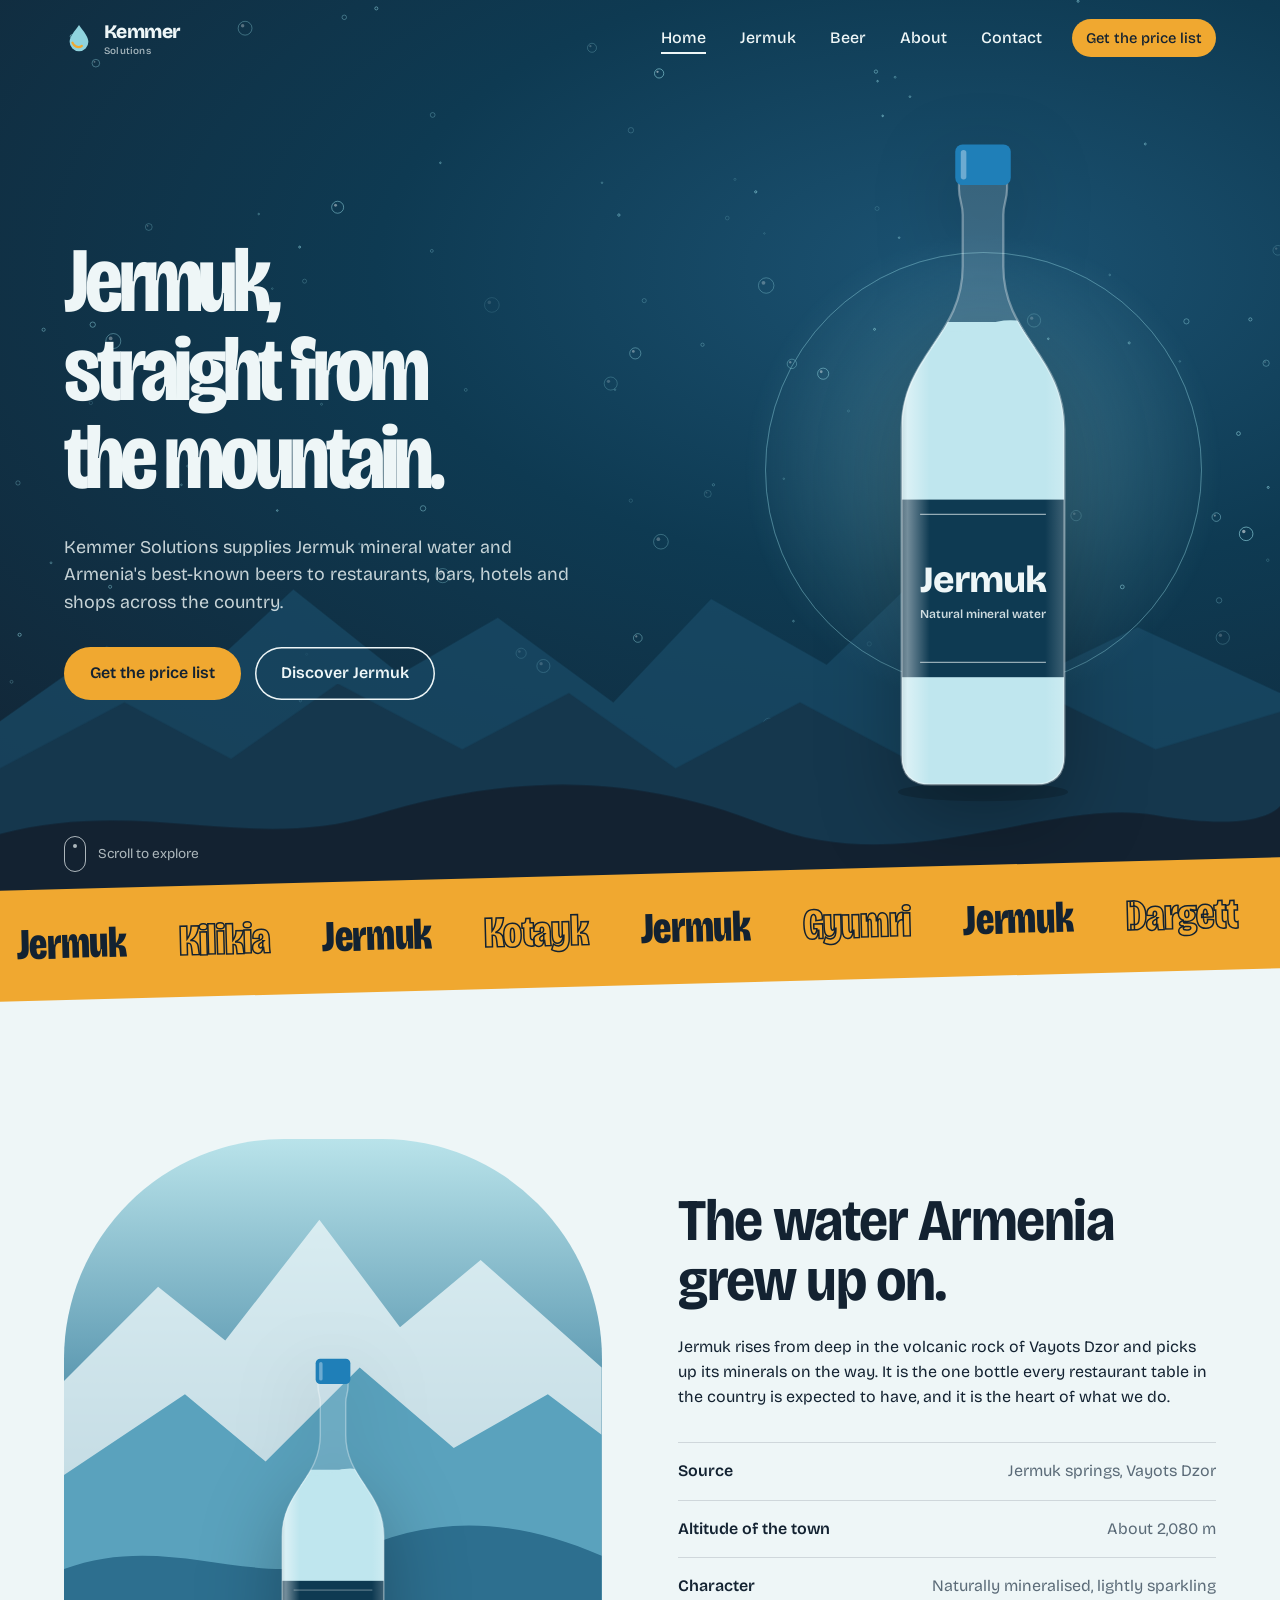
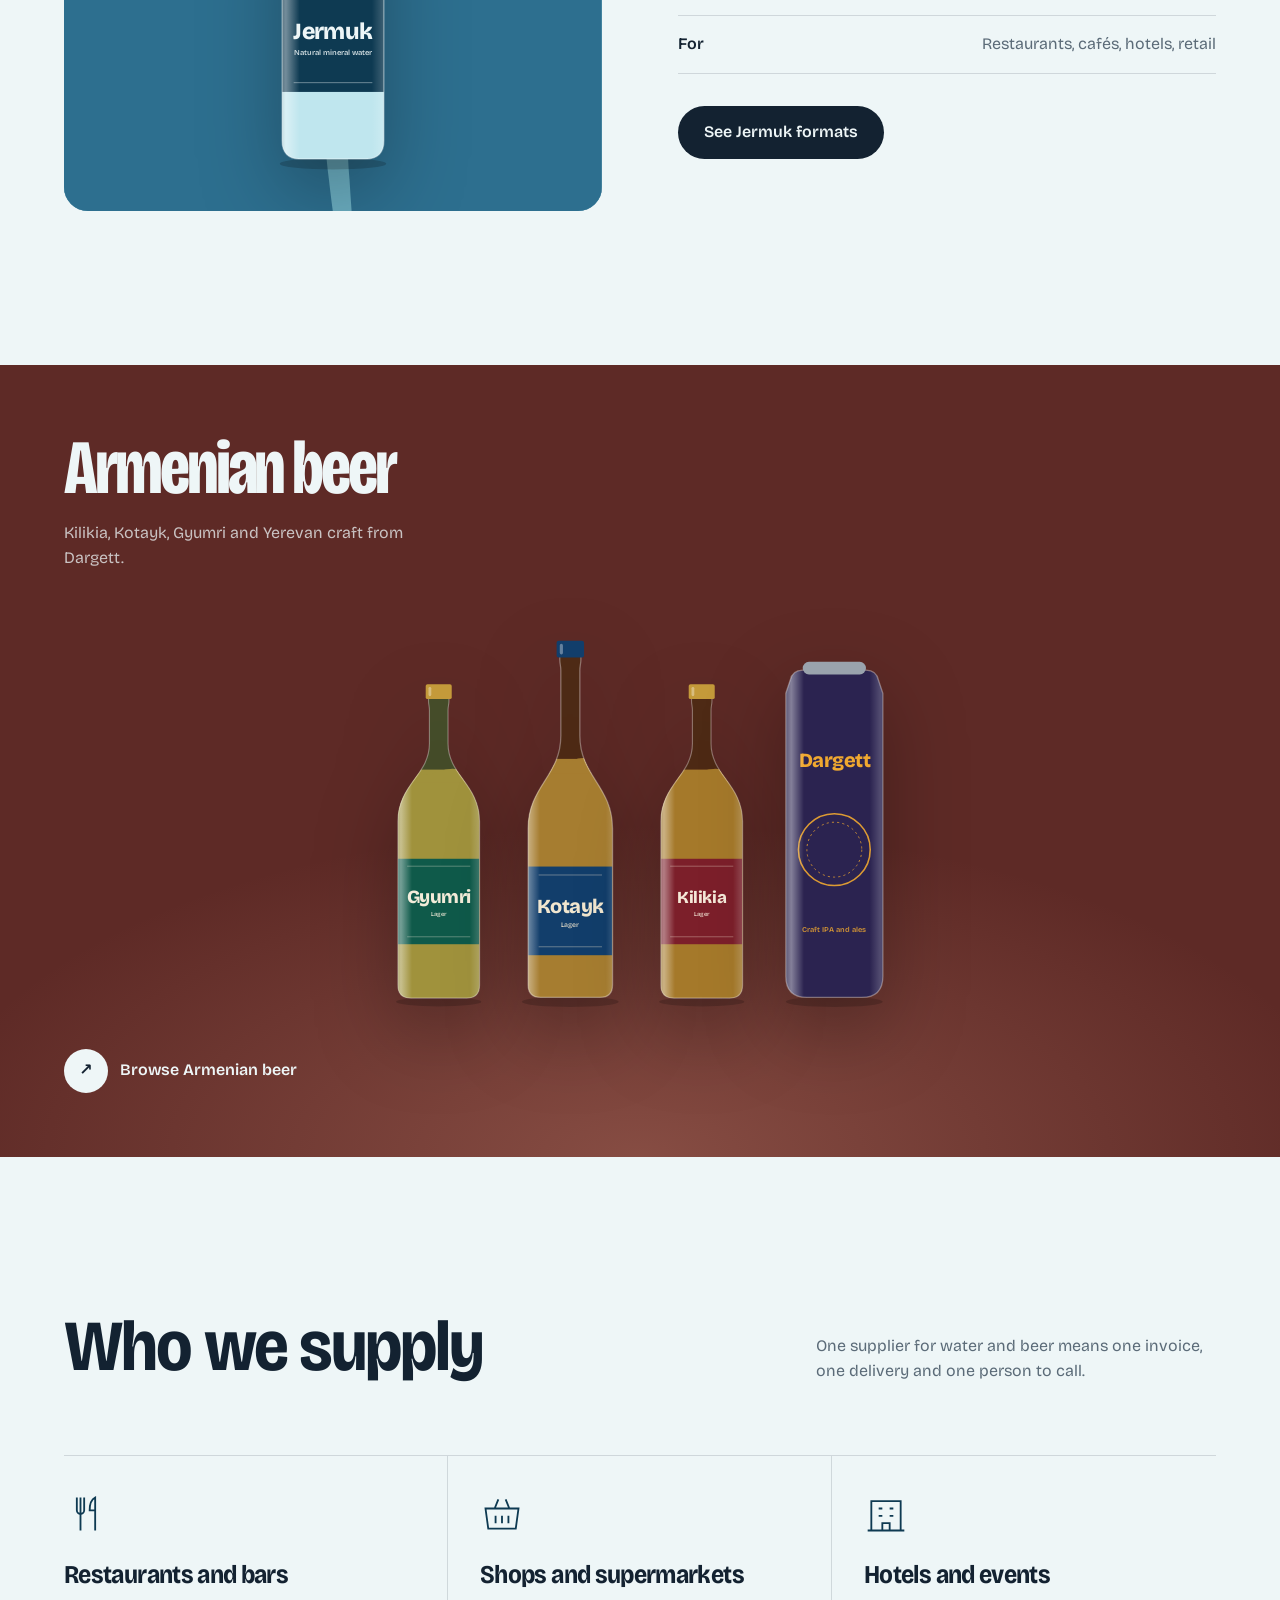
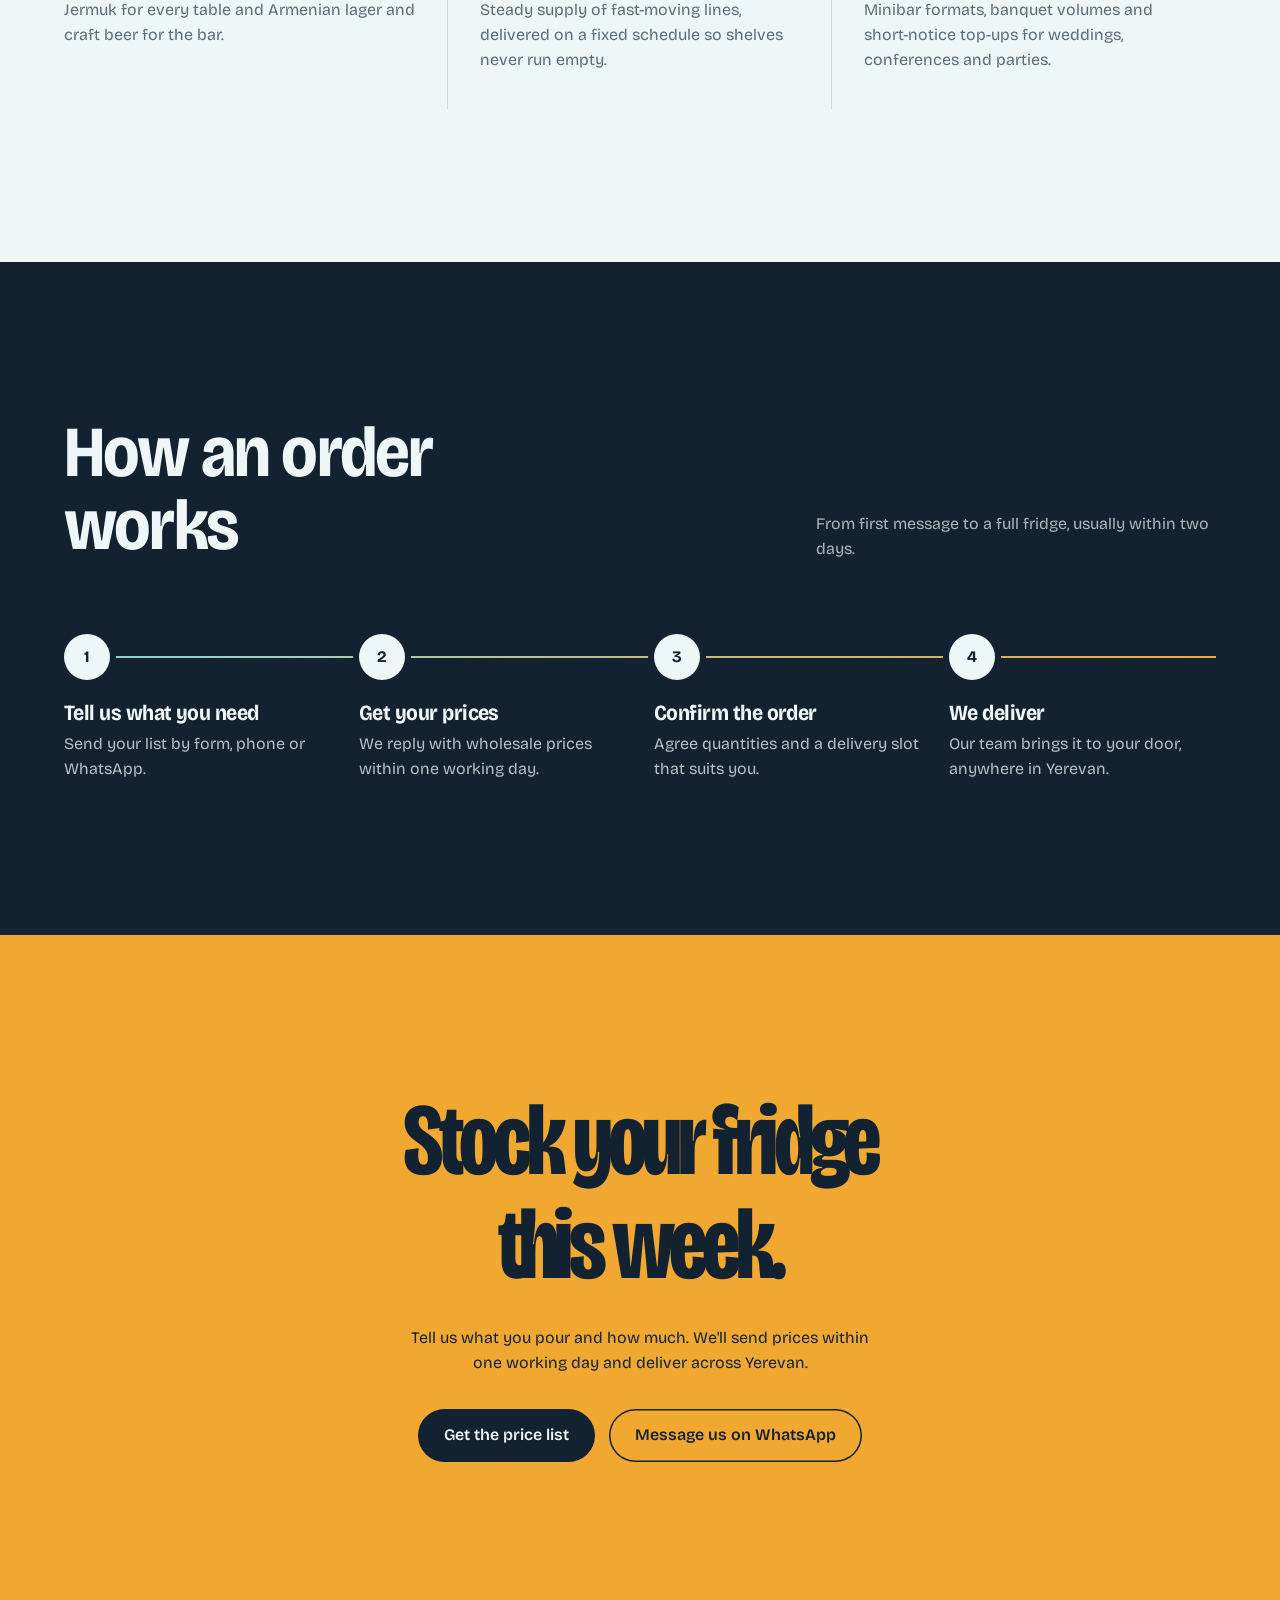
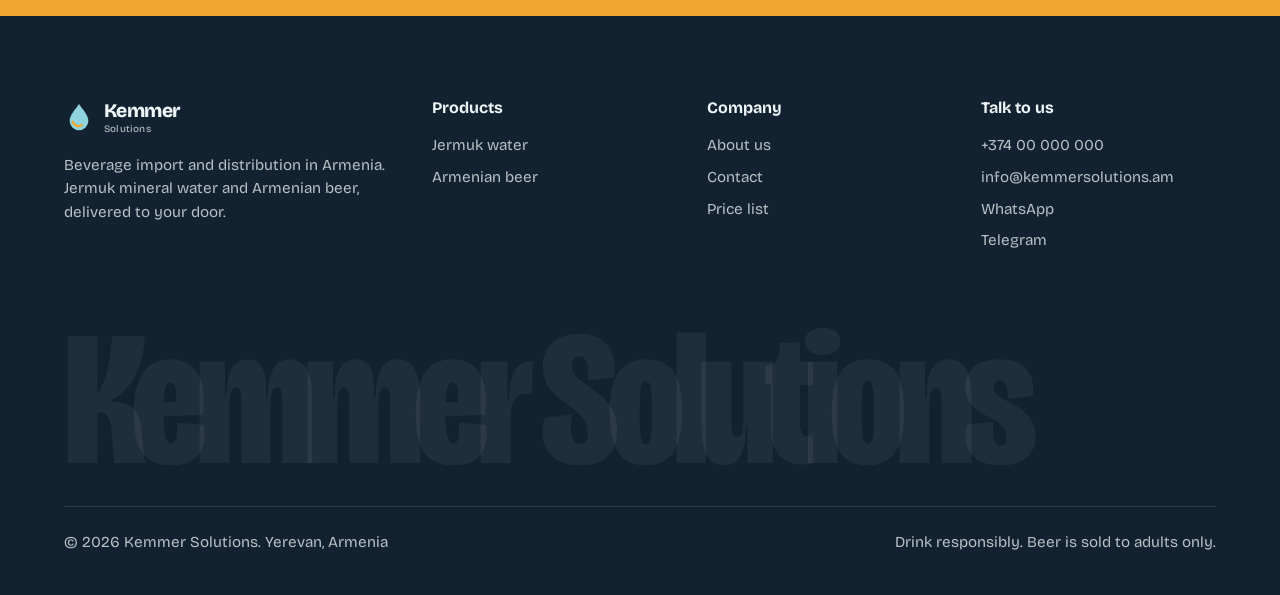
<file: index.html>
<!doctype html>
<html lang="en">
<head>
<meta charset="utf-8">
<meta name="viewport" content="width=device-width, initial-scale=1, viewport-fit=cover">
<title>Kemmer Solutions | Jermuk water and Armenian beer</title>
<meta name="description" content="Kemmer Solutions supplies Jermuk mineral water and leading Armenian beer brands to restaurants, bars, hotels and shops in Armenia.">
<meta name="theme-color" content="#132231">
<meta property="og:title" content="Kemmer Solutions | Jermuk water and Armenian beer">
<meta property="og:description" content="Kemmer Solutions supplies Jermuk mineral water and leading Armenian beer brands to restaurants, bars, hotels and shops in Armenia.">
<meta property="og:type" content="website">
<link rel="icon" href="favicon.svg" type="image/svg+xml">
<link rel="preconnect" href="https://fonts.googleapis.com">
<link rel="preconnect" href="https://fonts.gstatic.com" crossorigin>
<link href="https://fonts.googleapis.com/css2?family=Bricolage+Grotesque:opsz,wdth,wght@12..96,75..100,300..800&display=swap" rel="stylesheet">
<link rel="stylesheet" href="assets/styles.css">
</head>
<body data-page="home" class="">
<div class="curtain" aria-hidden="true"><span class="drop"></span></div>
<header class="site-header">
  <div class="wrap">
    <a class="logo" href="index.html" aria-label="Kemmer Solutions home"><svg viewBox="0 0 32 32" aria-hidden="true"><path d="M16 2c5 7 10 12.5 10 18a10 10 0 0 1-20 0C6 14.5 11 9 16 2z" fill="#8FD3DE"/><path d="M9 21c1.5 4 6 6 10 3.5" stroke="#F0A830" stroke-width="2.4" fill="none" stroke-linecap="round"/></svg><span>Kemmer<small>Solutions</small></span></a>
    <button class="menu-btn" aria-label="Open menu" aria-expanded="false" aria-controls="nav"><span></span><span></span></button>
    <nav class="nav" id="nav" aria-label="Main">
      <a href="index.html" data-nav="home">Home</a>
      <a href="jermuk.html" data-nav="jermuk">Jermuk</a>
      <a href="beer.html" data-nav="beer">Beer</a>
      <a href="about.html" data-nav="about">About</a>
      <a href="contact.html" data-nav="contact">Contact</a>
      <a class="btn btn-primary btn-sm" href="contact.html?topic=pricelist">Get the price list</a>
    </nav>
  </div>
</header>
<main id="main">

<section class="hero">
  <canvas class="bubbles"></canvas>
  <svg class="ridges" viewBox="0 0 1440 440" preserveAspectRatio="none" aria-hidden="true">
  <path data-depth="0.25" fill="#1b4d69" opacity=".7" d="M0,250 L120,170 L210,215 L330,110 L450,200 L560,140 L690,230 L800,120 L930,190 L1040,90 L1170,200 L1280,150 L1440,220 V440 H0Z"/>
  <path data-depth="0.14" fill="#15374d" d="M0,300 L140,230 L260,290 L380,210 L520,280 L640,220 L760,300 L900,230 L1020,290 L1150,210 L1300,280 L1440,240 V440 H0Z"/>
  <path data-depth="0.05" fill="#132231" d="M0,370 C160,330 280,390 420,350 S700,300 860,360 S1180,330 1300,350 1440,340 1440,340 V440 H0Z"/>
</svg>
  <div class="hero-inner">
    <div class="hero-copy">
      <h1 class="hero-title"><span class="line"><span>Jermuk,</span></span><span class="line"><span>straight from</span></span><span class="line"><span>the mountain.</span></span></h1>
      <p class="hero-lede">Kemmer Solutions supplies Jermuk mineral water and Armenia's best-known beers to restaurants, bars, hotels and shops across the country.</p>
      <div class="actions"><a class="btn btn-primary" href="contact.html?topic=pricelist">Get the price list</a><a class="btn btn-ghost" href="jermuk.html">Discover Jermuk</a></div>
    </div>
    <div class="hero-bottle"><div class="halo"></div><div class="bottle" data-brand="jermuk"></div></div>
  </div>
  <a class="scroll-cue" href="#range"><i></i>Scroll to explore</a>
</section>

<div class="marquee" aria-label="Brands we carry"><div class="marquee-track">
  <span>Jermuk</span><span>Kilikia</span><span>Jermuk</span><span>Kotayk</span><span>Jermuk</span><span>Gyumri</span><span>Jermuk</span><span>Dargett</span>
</div></div>

<section class="section" id="range">
  <div class="wrap spring">
    <div class="spring-art" data-reveal>
      <svg viewBox="0 0 400 500" preserveAspectRatio="xMidYMid slice" aria-hidden="true">
        <path fill="#e9f6f8" opacity=".8" d="M0,180 L70,110 L120,150 L190,60 L250,140 L310,90 L400,170 V500 H0Z"/>
        <path fill="#5aa2bd" d="M0,250 L90,190 L150,240 L220,170 L290,230 L360,190 L400,220 V500 H0Z"/>
        <path fill="#2d6f8f" d="M0,320 C80,290 150,340 210,310 S330,280 400,310 V500 H0Z"/>
        <path fill="#8FD3DE" opacity=".5" d="M190,300 C196,340 184,380 200,500 H214 C206,390 212,340 204,300Z"><animate attributeName="opacity" values=".35;.7;.35" dur="3s" repeatCount="indefinite"/></path>
      </svg>
      <div class="bottle" data-brand="jermuk"></div>
    </div>
    <div data-reveal>
      <h2>The water Armenia grew up on.</h2>
      <p>Jermuk rises from deep in the volcanic rock of Vayots Dzor and picks up its minerals on the way. It is the one bottle every restaurant table in the country is expected to have, and it is the heart of what we do.</p>
      <ul class="facts">
        <li><b>Source</b><span>Jermuk springs, Vayots Dzor</span></li>
        <li><b>Altitude of the town</b><span>About 2,080 m</span></li>
        <li><b>Character</b><span>Naturally mineralised, lightly sparkling</span></li>
        <li><b>For</b><span>Restaurants, cafés, hotels, retail</span></li>
      </ul>
      <a class="btn btn-dark" href="jermuk.html">See Jermuk formats</a>
    </div>
  </div>
</section>

<section class="split single" aria-label="Our beer">
  <a class="panel am" href="beer.html">
    <div><h3>Armenian beer</h3><p>Kilikia, Kotayk, Gyumri and Yerevan craft from Dargett.</p></div>
    <div class="shelf"><div class="bottle" data-brand="gyumri"></div><div class="bottle" data-brand="kotayk"></div><div class="bottle" data-brand="kilikia"></div><div class="bottle" data-brand="dargett"></div></div>
    <span class="go"><i>&#8599;</i>Browse Armenian beer</span>
  </a>
</section>

<section class="section">
  <div class="wrap">
    <div class="section-head" data-reveal><h2>Who we supply</h2><p>One supplier for water and beer means one invoice, one delivery and one person to call.</p></div>
    <div class="supply" data-reveal>
      <article><svg viewBox="0 0 48 48" fill="none" stroke="currentColor" stroke-width="2" aria-hidden="true"><path d="M14 6v14a4 4 0 0 0 8 0V6M18 6v36M34 42V6c-4 2-6 8-6 14h6"/></svg><h3>Restaurants and bars</h3><p>Jermuk for every table and Armenian lager and craft beer for the bar.</p></article>
      <article><svg viewBox="0 0 48 48" fill="none" stroke="currentColor" stroke-width="2" aria-hidden="true"><path d="M6 18h36l-3 22H9L6 18zM16 18l4-10M32 18l-4-10M17 26v8M24 26v8M31 26v8"/></svg><h3>Shops and supermarkets</h3><p>Steady supply of fast-moving lines, delivered on a fixed schedule so shelves never run empty.</p></article>
      <article><svg viewBox="0 0 48 48" fill="none" stroke="currentColor" stroke-width="2" aria-hidden="true"><path d="M8 42V10h32v32M4 42h40M16 18h4M28 18h4M16 26h4M28 26h4M20 42v-8h8v8"/></svg><h3>Hotels and events</h3><p>Minibar formats, banquet volumes and short-notice top-ups for weddings, conferences and parties.</p></article>
    </div>
  </div>
</section>

<section class="section dark">
  <div class="wrap">
    <div class="section-head" data-reveal><h2>How an order works</h2><p>From first message to a full fridge, usually within two days.</p></div>
    <ol class="steps">
      <li><h3>Tell us what you need</h3><p>Send your list by form, phone or WhatsApp.</p></li>
      <li><h3>Get your prices</h3><p>We reply with wholesale prices within one working day.</p></li>
      <li><h3>Confirm the order</h3><p>Agree quantities and a delivery slot that suits you.</p></li>
      <li><h3>We deliver</h3><p>Our team brings it to your door, anywhere in Yerevan.</p></li>
    </ol>
  </div>
</section>
<section class="cta">
  <canvas class="bubbles" data-color="19,34,49" data-density=".6"></canvas>
  <h2>Stock your fridge this week.</h2>
  <p>Tell us what you pour and how much. We'll send prices within one working day and deliver across Yerevan.</p>
  <div class="actions"><a class="btn btn-primary" href="contact.html?topic=pricelist">Get the price list</a><a class="btn btn-ghost" data-href="whatsapp" href="#" target="_blank" rel="noopener">Message us on WhatsApp</a></div>
</section>
</main>
<footer class="site-footer">
  <div class="wrap">
    <div class="foot-grid">
      <div>
        <a class="logo" href="index.html"><svg viewBox="0 0 32 32" aria-hidden="true"><path d="M16 2c5 7 10 12.5 10 18a10 10 0 0 1-20 0C6 14.5 11 9 16 2z" fill="#8FD3DE"/><path d="M9 21c1.5 4 6 6 10 3.5" stroke="#F0A830" stroke-width="2.4" fill="none" stroke-linecap="round"/></svg><span>Kemmer<small>Solutions</small></span></a>
        <p>Beverage import and distribution in Armenia. Jermuk mineral water and Armenian beer, delivered to your door.</p>
      </div>
      <div><h4>Products</h4><ul><li><a href="jermuk.html">Jermuk water</a></li><li><a href="beer.html">Armenian beer</a></li></ul></div>
      <div><h4>Company</h4><ul><li><a href="about.html">About us</a></li><li><a href="contact.html">Contact</a></li><li><a href="contact.html?topic=pricelist">Price list</a></li></ul></div>
      <div><h4>Talk to us</h4><ul><li><a data-href="phone" data-config="phone" href="#"></a></li><li><a data-href="email" data-config="email" href="#"></a></li><li><a data-href="whatsapp" href="#" target="_blank" rel="noopener">WhatsApp</a></li><li><a data-href="telegram" href="#" target="_blank" rel="noopener">Telegram</a></li></ul></div>
    </div>
    <div class="foot-big" aria-hidden="true">Kemmer Solutions</div>
    <div class="foot-bottom"><span>&copy; <span data-year></span> Kemmer Solutions. <span data-config="address"></span></span><span>Drink responsibly. Beer is sold to adults only.</span></div>
  </div>
</footer>
<script src="assets/config.js"></script>
<script src="assets/data.js"></script>
<script src="assets/main.js"></script>
</body>
</html>
</file>
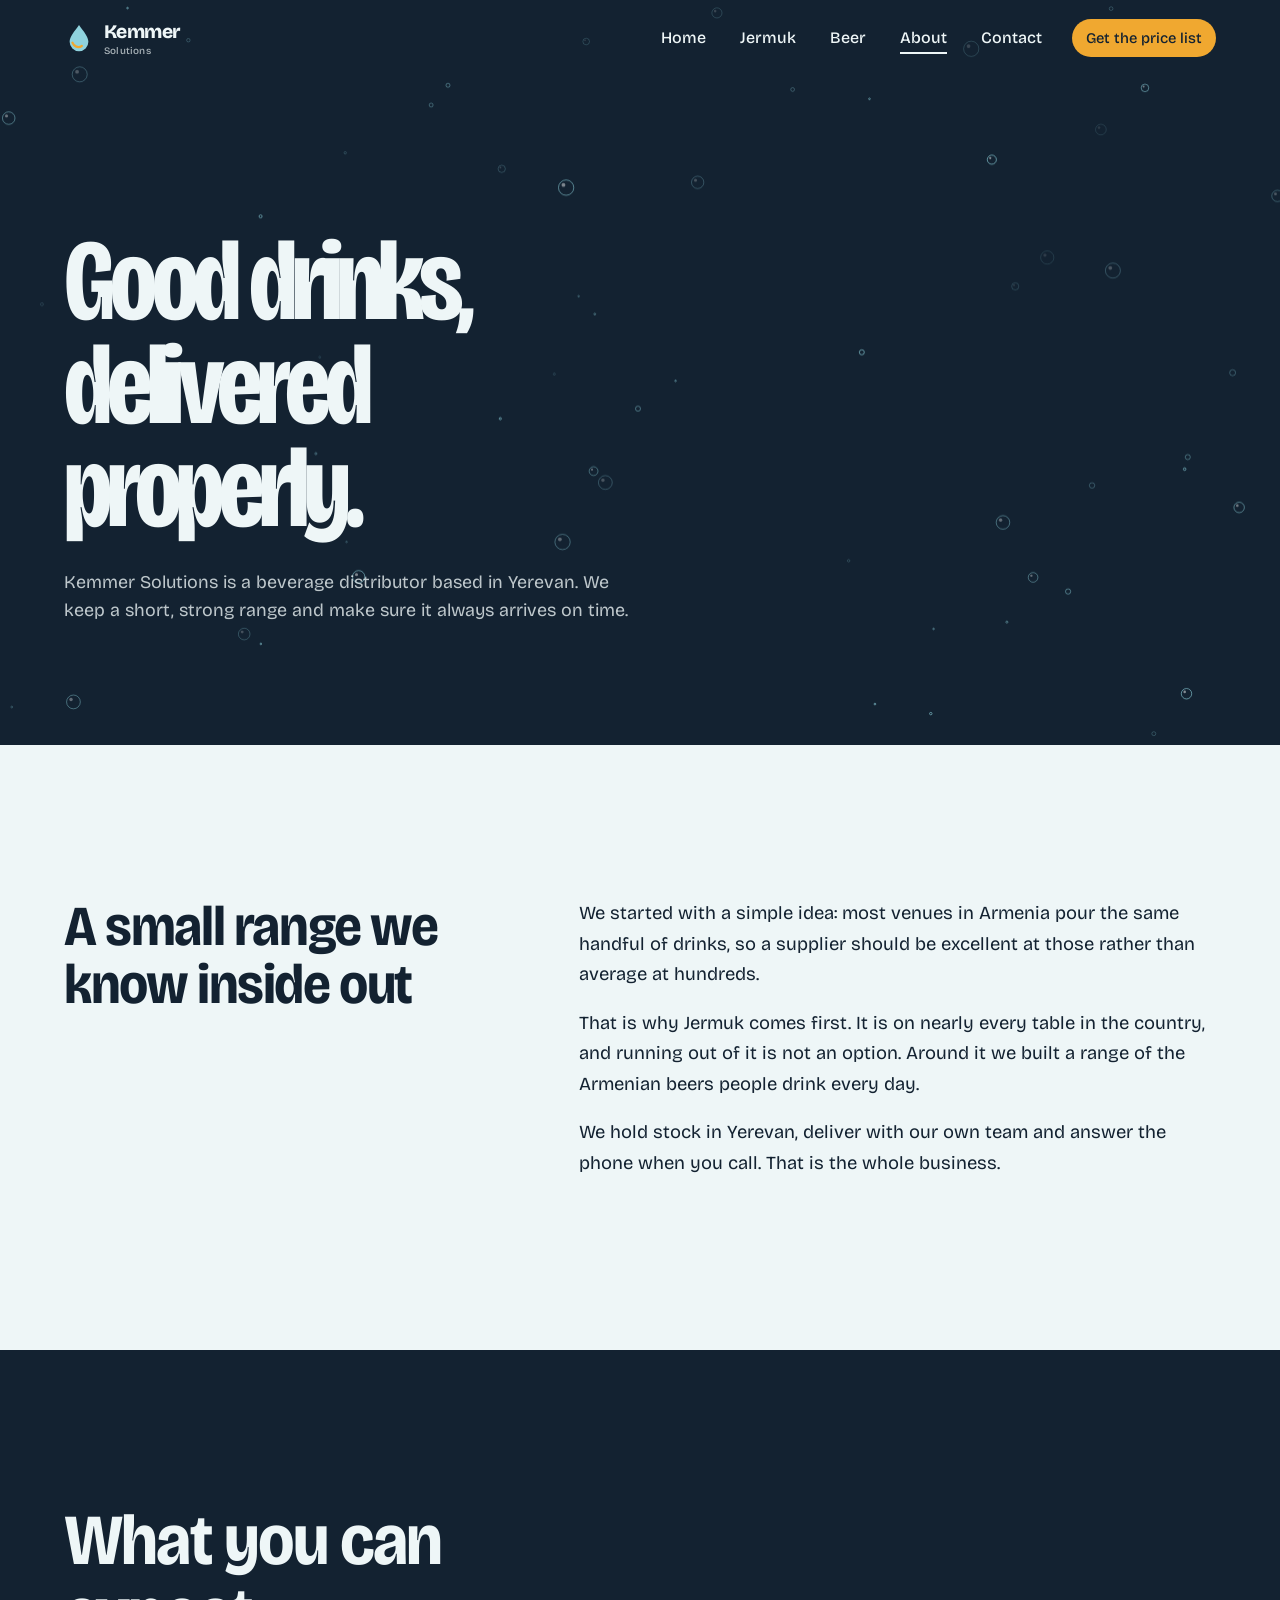
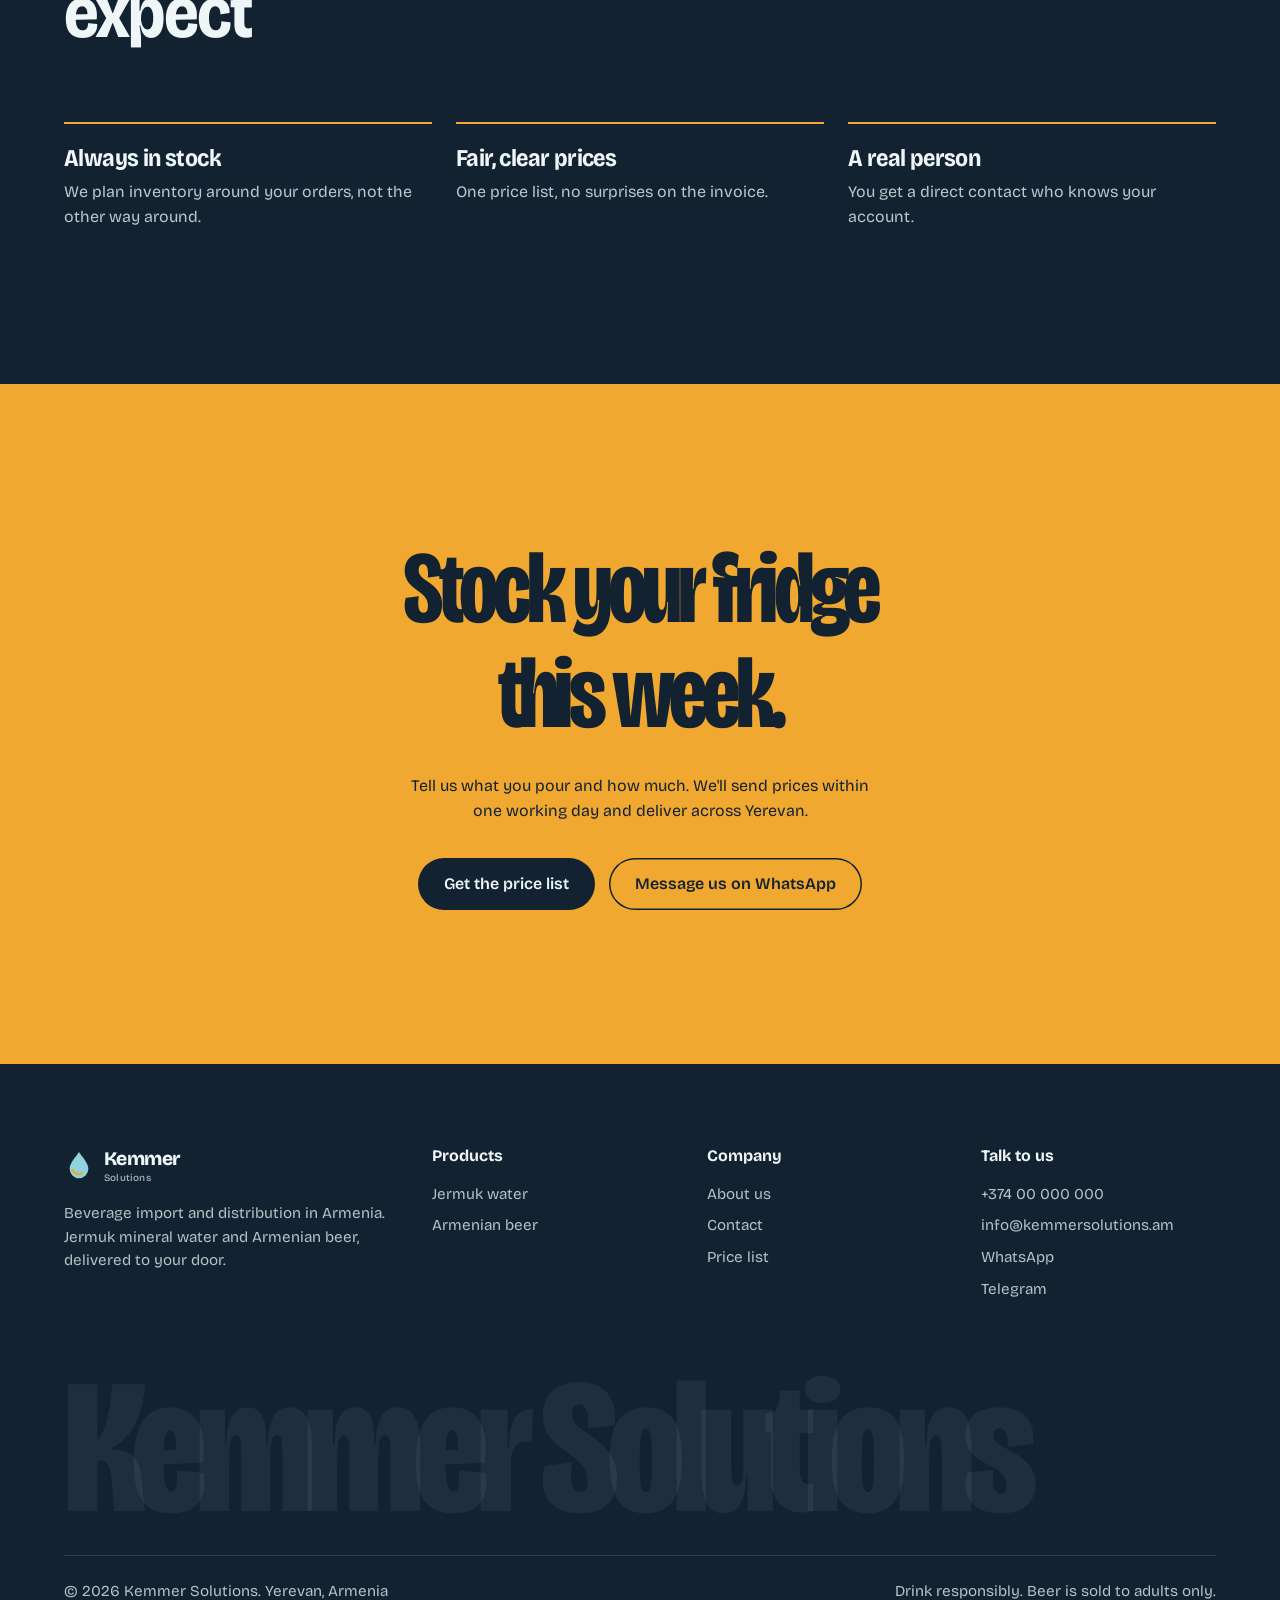
<file: about.html>
<!doctype html>
<html lang="en">
<head>
<meta charset="utf-8">
<meta name="viewport" content="width=device-width, initial-scale=1, viewport-fit=cover">
<title>About | Kemmer Solutions</title>
<meta name="description" content="Kemmer Solutions is a beverage import and distribution company in Yerevan, Armenia.">
<meta name="theme-color" content="#132231">
<meta property="og:title" content="About | Kemmer Solutions">
<meta property="og:description" content="Kemmer Solutions is a beverage import and distribution company in Yerevan, Armenia.">
<meta property="og:type" content="website">
<link rel="icon" href="favicon.svg" type="image/svg+xml">
<link rel="preconnect" href="https://fonts.googleapis.com">
<link rel="preconnect" href="https://fonts.gstatic.com" crossorigin>
<link href="https://fonts.googleapis.com/css2?family=Bricolage+Grotesque:opsz,wdth,wght@12..96,75..100,300..800&display=swap" rel="stylesheet">
<link rel="stylesheet" href="assets/styles.css">
</head>
<body data-page="about" class="">
<div class="curtain" aria-hidden="true"><span class="drop"></span></div>
<header class="site-header">
  <div class="wrap">
    <a class="logo" href="index.html" aria-label="Kemmer Solutions home"><svg viewBox="0 0 32 32" aria-hidden="true"><path d="M16 2c5 7 10 12.5 10 18a10 10 0 0 1-20 0C6 14.5 11 9 16 2z" fill="#8FD3DE"/><path d="M9 21c1.5 4 6 6 10 3.5" stroke="#F0A830" stroke-width="2.4" fill="none" stroke-linecap="round"/></svg><span>Kemmer<small>Solutions</small></span></a>
    <button class="menu-btn" aria-label="Open menu" aria-expanded="false" aria-controls="nav"><span></span><span></span></button>
    <nav class="nav" id="nav" aria-label="Main">
      <a href="index.html" data-nav="home">Home</a>
      <a href="jermuk.html" data-nav="jermuk">Jermuk</a>
      <a href="beer.html" data-nav="beer">Beer</a>
      <a href="about.html" data-nav="about">About</a>
      <a href="contact.html" data-nav="contact">Contact</a>
      <a class="btn btn-primary btn-sm" href="contact.html?topic=pricelist">Get the price list</a>
    </nav>
  </div>
</header>
<main id="main">

<section class="page-head">
  <canvas class="bubbles" data-density=".6"></canvas>
  <div class="wrap"><h1>Good drinks, delivered properly.</h1><p>Kemmer Solutions is a beverage distributor based in Yerevan. We keep a short, strong range and make sure it always arrives on time.</p></div>
</section>
<section class="section">
  <div class="wrap about-grid">
    <h2 data-reveal>A small range we know inside out</h2>
    <div class="body" data-reveal>
      <p>We started with a simple idea: most venues in Armenia pour the same handful of drinks, so a supplier should be excellent at those rather than average at hundreds.</p>
      <p>That is why Jermuk comes first. It is on nearly every table in the country, and running out of it is not an option. Around it we built a range of the Armenian beers people drink every day.</p>
      <p>We hold stock in Yerevan, deliver with our own team and answer the phone when you call. That is the whole business.</p>
    </div>
  </div>
</section>
<section class="section dark">
  <div class="wrap">
    <div class="section-head" data-reveal><h2>What you can expect</h2></div>
    <div class="values">
      <div class="value" data-reveal><h3>Always in stock</h3><p>We plan inventory around your orders, not the other way around.</p></div>
      <div class="value" data-reveal><h3>Fair, clear prices</h3><p>One price list, no surprises on the invoice.</p></div>
      <div class="value" data-reveal><h3>A real person</h3><p>You get a direct contact who knows your account.</p></div>
    </div>
  </div>
</section>
<section class="cta">
  <canvas class="bubbles" data-color="19,34,49" data-density=".6"></canvas>
  <h2>Stock your fridge this week.</h2>
  <p>Tell us what you pour and how much. We'll send prices within one working day and deliver across Yerevan.</p>
  <div class="actions"><a class="btn btn-primary" href="contact.html?topic=pricelist">Get the price list</a><a class="btn btn-ghost" data-href="whatsapp" href="#" target="_blank" rel="noopener">Message us on WhatsApp</a></div>
</section>
</main>
<footer class="site-footer">
  <div class="wrap">
    <div class="foot-grid">
      <div>
        <a class="logo" href="index.html"><svg viewBox="0 0 32 32" aria-hidden="true"><path d="M16 2c5 7 10 12.5 10 18a10 10 0 0 1-20 0C6 14.5 11 9 16 2z" fill="#8FD3DE"/><path d="M9 21c1.5 4 6 6 10 3.5" stroke="#F0A830" stroke-width="2.4" fill="none" stroke-linecap="round"/></svg><span>Kemmer<small>Solutions</small></span></a>
        <p>Beverage import and distribution in Armenia. Jermuk mineral water and Armenian beer, delivered to your door.</p>
      </div>
      <div><h4>Products</h4><ul><li><a href="jermuk.html">Jermuk water</a></li><li><a href="beer.html">Armenian beer</a></li></ul></div>
      <div><h4>Company</h4><ul><li><a href="about.html">About us</a></li><li><a href="contact.html">Contact</a></li><li><a href="contact.html?topic=pricelist">Price list</a></li></ul></div>
      <div><h4>Talk to us</h4><ul><li><a data-href="phone" data-config="phone" href="#"></a></li><li><a data-href="email" data-config="email" href="#"></a></li><li><a data-href="whatsapp" href="#" target="_blank" rel="noopener">WhatsApp</a></li><li><a data-href="telegram" href="#" target="_blank" rel="noopener">Telegram</a></li></ul></div>
    </div>
    <div class="foot-big" aria-hidden="true">Kemmer Solutions</div>
    <div class="foot-bottom"><span>&copy; <span data-year></span> Kemmer Solutions. <span data-config="address"></span></span><span>Drink responsibly. Beer is sold to adults only.</span></div>
  </div>
</footer>
<script src="assets/config.js"></script>
<script src="assets/data.js"></script>
<script src="assets/main.js"></script>
</body>
</html>
</file>
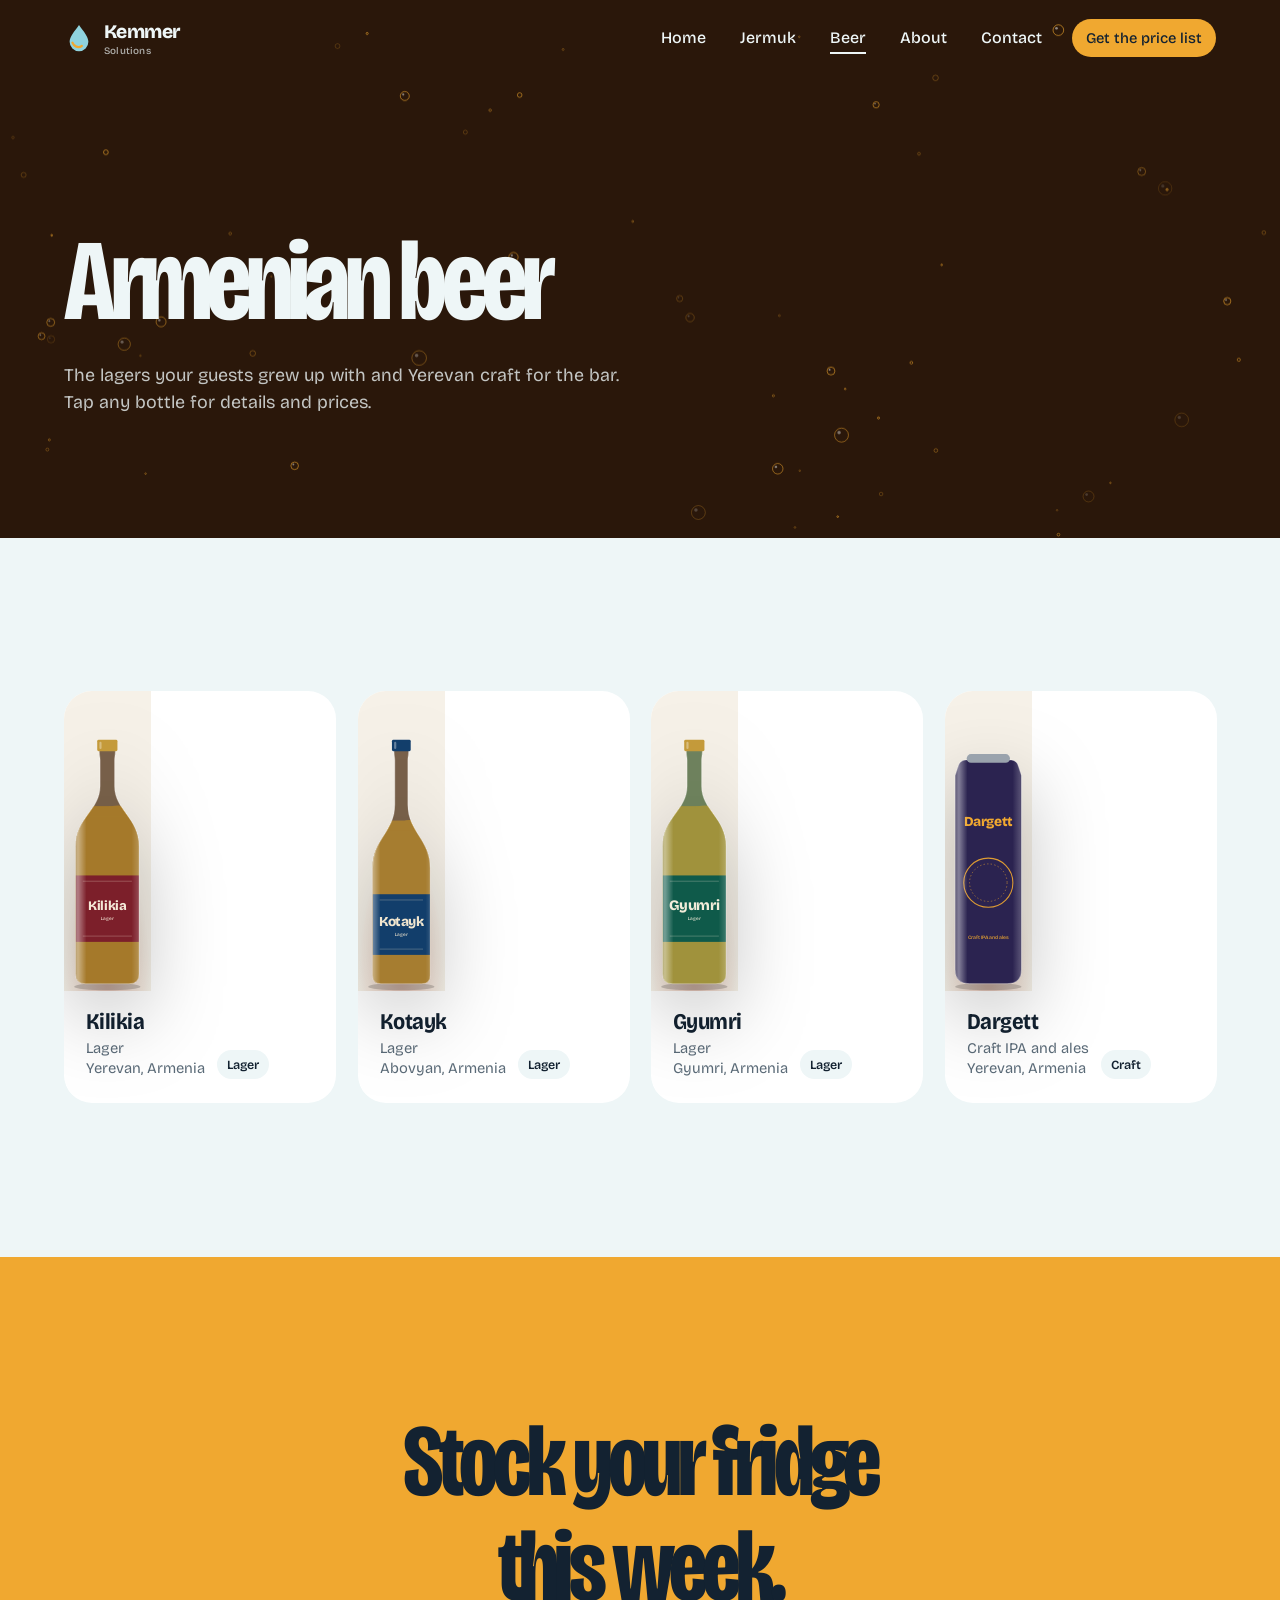
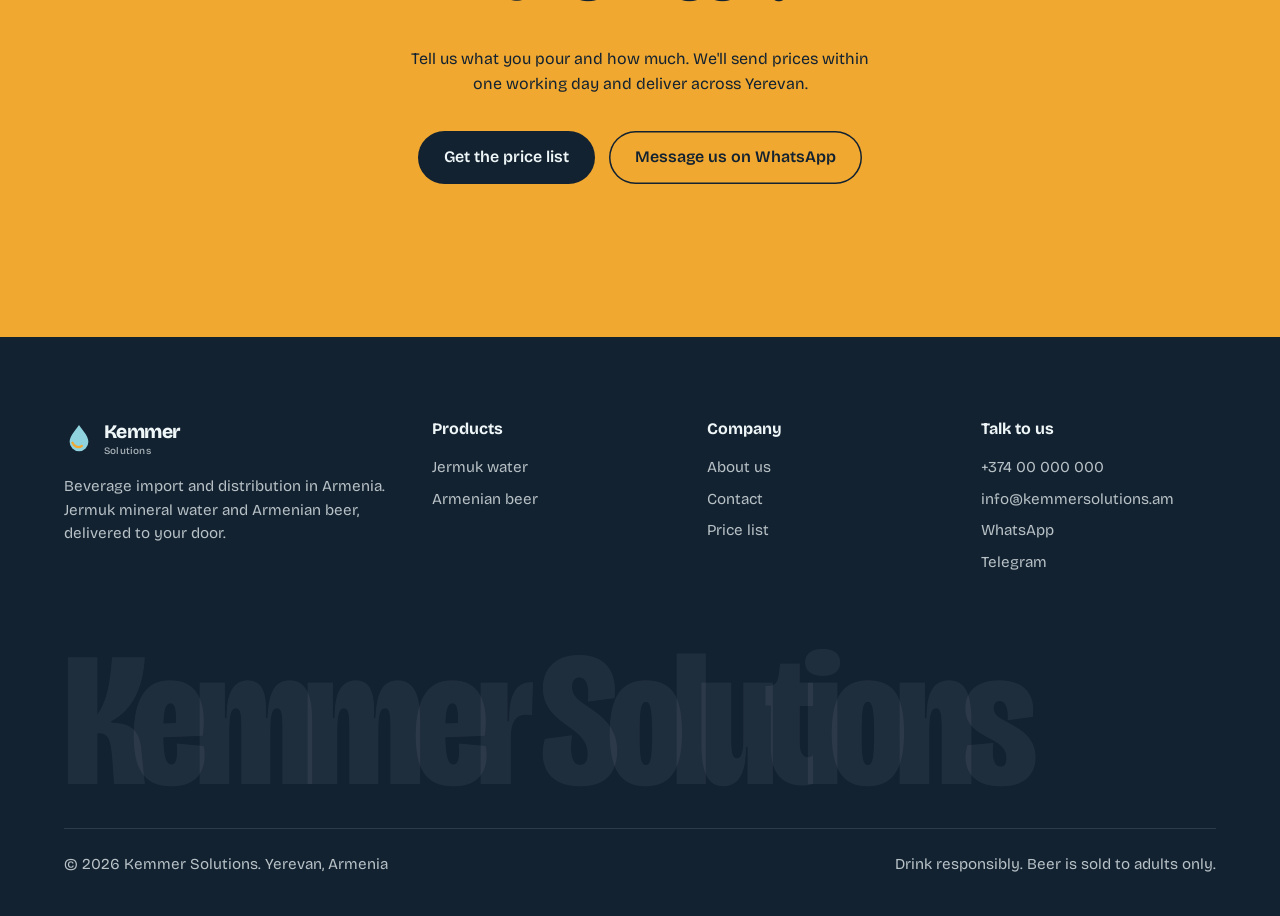
<file: beer.html>
<!doctype html>
<html lang="en">
<head>
<meta charset="utf-8">
<meta name="viewport" content="width=device-width, initial-scale=1, viewport-fit=cover">
<title>Armenian beer | Kemmer Solutions</title>
<meta name="description" content="Wholesale Armenian beer in Armenia: Kilikia, Kotayk, Gyumri and Dargett craft.">
<meta name="theme-color" content="#132231">
<meta property="og:title" content="Armenian beer | Kemmer Solutions">
<meta property="og:description" content="Wholesale Armenian beer in Armenia: Kilikia, Kotayk, Gyumri and Dargett craft.">
<meta property="og:type" content="website">
<link rel="icon" href="favicon.svg" type="image/svg+xml">
<link rel="preconnect" href="https://fonts.googleapis.com">
<link rel="preconnect" href="https://fonts.gstatic.com" crossorigin>
<link href="https://fonts.googleapis.com/css2?family=Bricolage+Grotesque:opsz,wdth,wght@12..96,75..100,300..800&display=swap" rel="stylesheet">
<link rel="stylesheet" href="assets/styles.css">
</head>
<body data-page="beer" class="">
<div class="curtain" aria-hidden="true"><span class="drop"></span></div>
<header class="site-header">
  <div class="wrap">
    <a class="logo" href="index.html" aria-label="Kemmer Solutions home"><svg viewBox="0 0 32 32" aria-hidden="true"><path d="M16 2c5 7 10 12.5 10 18a10 10 0 0 1-20 0C6 14.5 11 9 16 2z" fill="#8FD3DE"/><path d="M9 21c1.5 4 6 6 10 3.5" stroke="#F0A830" stroke-width="2.4" fill="none" stroke-linecap="round"/></svg><span>Kemmer<small>Solutions</small></span></a>
    <button class="menu-btn" aria-label="Open menu" aria-expanded="false" aria-controls="nav"><span></span><span></span></button>
    <nav class="nav" id="nav" aria-label="Main">
      <a href="index.html" data-nav="home">Home</a>
      <a href="jermuk.html" data-nav="jermuk">Jermuk</a>
      <a href="beer.html" data-nav="beer">Beer</a>
      <a href="about.html" data-nav="about">About</a>
      <a href="contact.html" data-nav="contact">Contact</a>
      <a class="btn btn-primary btn-sm" href="contact.html?topic=pricelist">Get the price list</a>
    </nav>
  </div>
</header>
<main id="main">

<section class="page-head malt">
  <canvas class="bubbles" data-color="240,168,48" data-density=".8"></canvas>
  <div class="wrap"><h1>Armenian beer</h1><p>The lagers your guests grew up with and Yerevan craft for the bar. Tap any bottle for details and prices.</p></div>
</section>
<section class="section" id="catalogue">
  <div class="wrap">
    <div class="beer-grid" id="beerGrid"></div>
  </div>
</section>
<dialog class="modal" id="beerModal" aria-labelledby="mName">
  <button class="modal-close" aria-label="Close">&times;</button>
  <div class="modal-grid">
    <div class="modal-art"></div>
    <div class="modal-body">
      <h2 id="mName" data-m="name"></h2>
      <p data-m="desc"></p>
      <ul class="facts"><li><b>Style</b><span data-m="style"></span></li><li><b>Brewed in</b><span data-m="origin"></span></li><li><b>Formats</b><span>Bottle, can and keg on request</span></li></ul>
      <a class="btn btn-primary" data-m="cta" href="contact.html">Request prices</a>
    </div>
  </div>
</dialog>
<section class="cta">
  <canvas class="bubbles" data-color="19,34,49" data-density=".6"></canvas>
  <h2>Stock your fridge this week.</h2>
  <p>Tell us what you pour and how much. We'll send prices within one working day and deliver across Yerevan.</p>
  <div class="actions"><a class="btn btn-primary" href="contact.html?topic=pricelist">Get the price list</a><a class="btn btn-ghost" data-href="whatsapp" href="#" target="_blank" rel="noopener">Message us on WhatsApp</a></div>
</section></main>
<footer class="site-footer">
  <div class="wrap">
    <div class="foot-grid">
      <div>
        <a class="logo" href="index.html"><svg viewBox="0 0 32 32" aria-hidden="true"><path d="M16 2c5 7 10 12.5 10 18a10 10 0 0 1-20 0C6 14.5 11 9 16 2z" fill="#8FD3DE"/><path d="M9 21c1.5 4 6 6 10 3.5" stroke="#F0A830" stroke-width="2.4" fill="none" stroke-linecap="round"/></svg><span>Kemmer<small>Solutions</small></span></a>
        <p>Beverage import and distribution in Armenia. Jermuk mineral water and Armenian beer, delivered to your door.</p>
      </div>
      <div><h4>Products</h4><ul><li><a href="jermuk.html">Jermuk water</a></li><li><a href="beer.html">Armenian beer</a></li></ul></div>
      <div><h4>Company</h4><ul><li><a href="about.html">About us</a></li><li><a href="contact.html">Contact</a></li><li><a href="contact.html?topic=pricelist">Price list</a></li></ul></div>
      <div><h4>Talk to us</h4><ul><li><a data-href="phone" data-config="phone" href="#"></a></li><li><a data-href="email" data-config="email" href="#"></a></li><li><a data-href="whatsapp" href="#" target="_blank" rel="noopener">WhatsApp</a></li><li><a data-href="telegram" href="#" target="_blank" rel="noopener">Telegram</a></li></ul></div>
    </div>
    <div class="foot-big" aria-hidden="true">Kemmer Solutions</div>
    <div class="foot-bottom"><span>&copy; <span data-year></span> Kemmer Solutions. <span data-config="address"></span></span><span>Drink responsibly. Beer is sold to adults only.</span></div>
  </div>
</footer>
<script src="assets/config.js"></script>
<script src="assets/data.js"></script>
<script src="assets/main.js"></script>
</body>
</html>
</file>
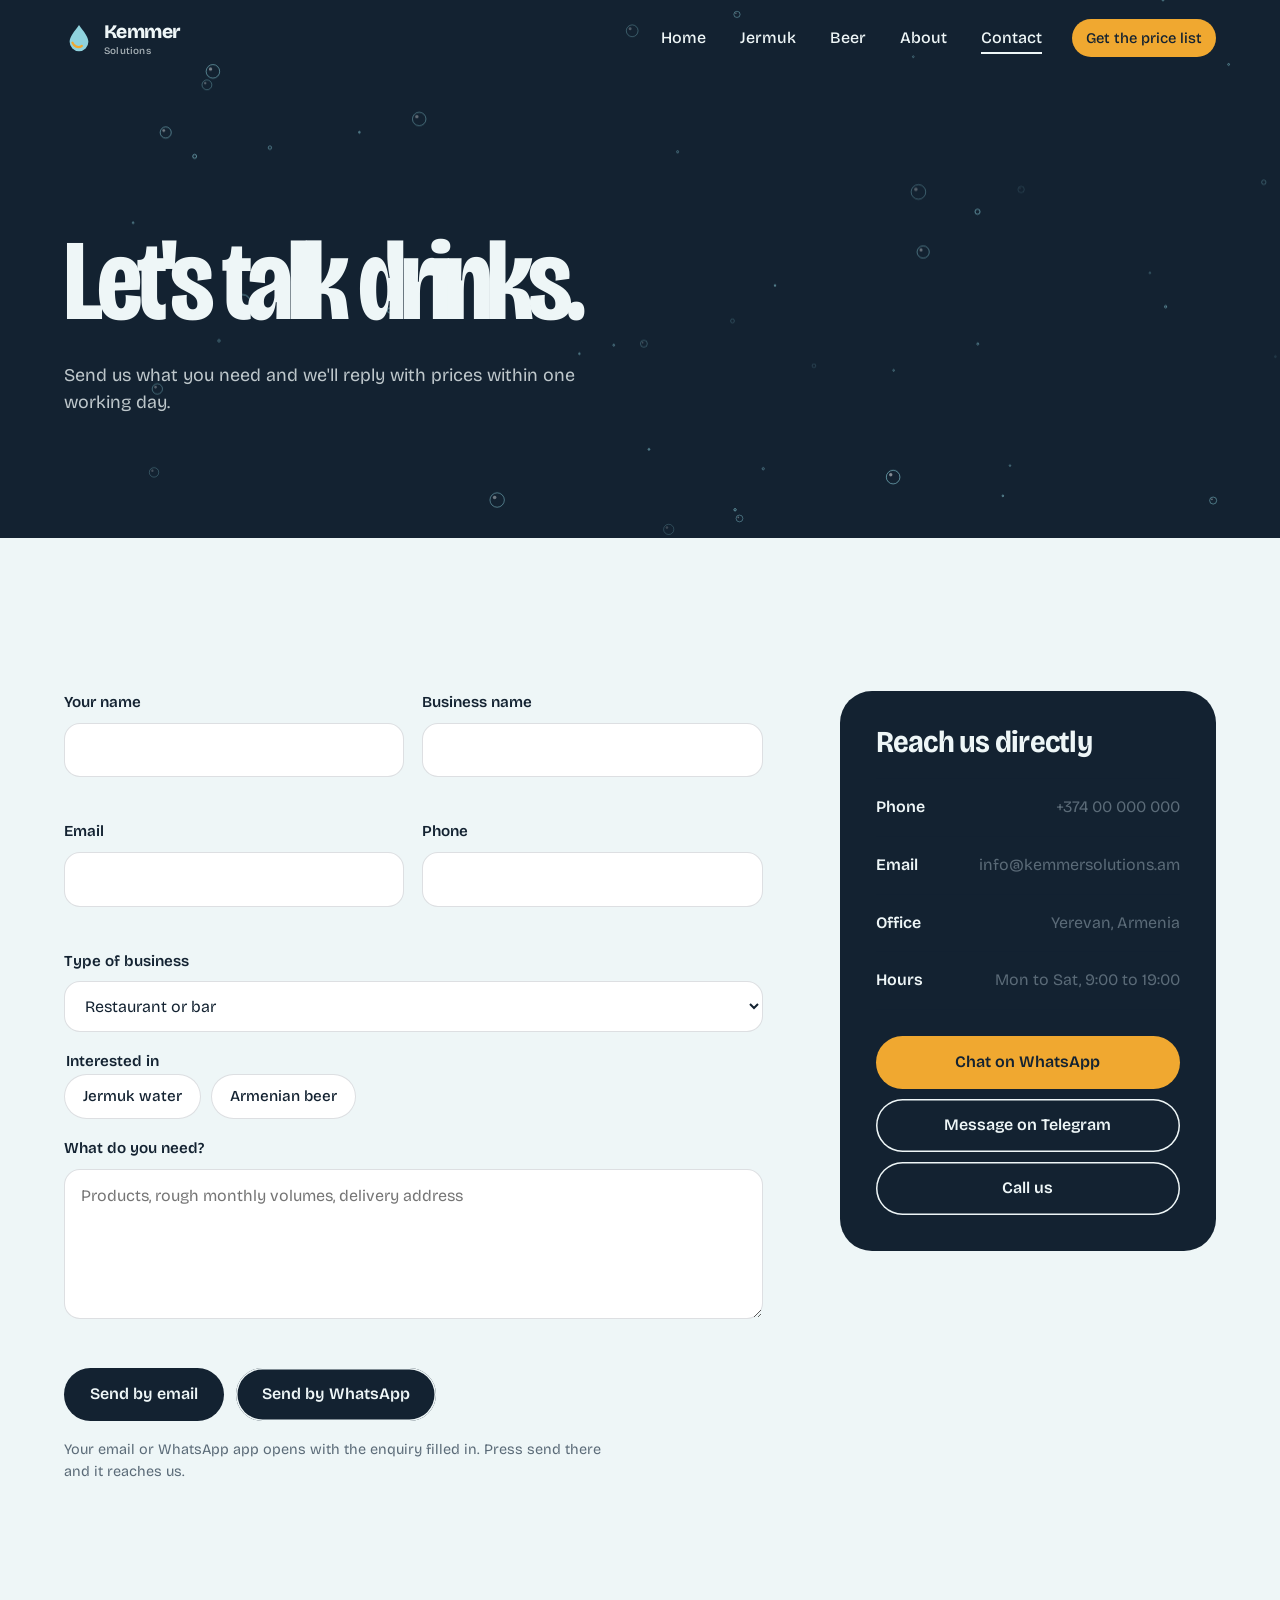
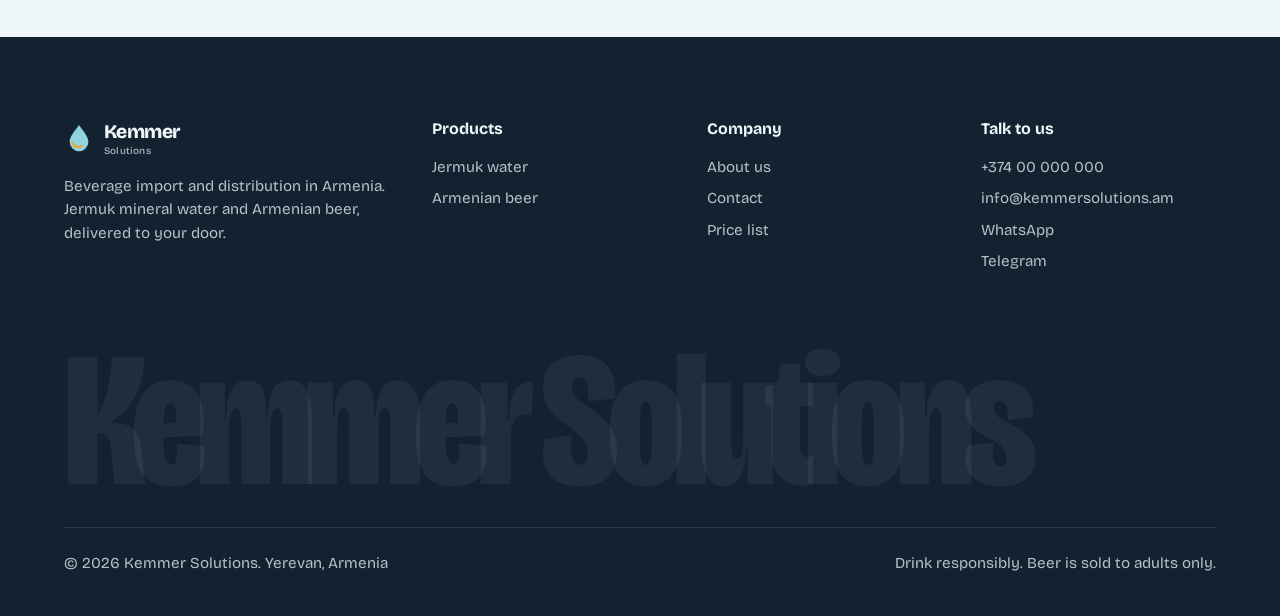
<file: contact.html>
<!doctype html>
<html lang="en">
<head>
<meta charset="utf-8">
<meta name="viewport" content="width=device-width, initial-scale=1, viewport-fit=cover">
<title>Contact | Kemmer Solutions</title>
<meta name="description" content="Get wholesale prices for Jermuk mineral water and Armenian beer from Kemmer Solutions in Yerevan.">
<meta name="theme-color" content="#132231">
<meta property="og:title" content="Contact | Kemmer Solutions">
<meta property="og:description" content="Get wholesale prices for Jermuk mineral water and Armenian beer from Kemmer Solutions in Yerevan.">
<meta property="og:type" content="website">
<link rel="icon" href="favicon.svg" type="image/svg+xml">
<link rel="preconnect" href="https://fonts.googleapis.com">
<link rel="preconnect" href="https://fonts.gstatic.com" crossorigin>
<link href="https://fonts.googleapis.com/css2?family=Bricolage+Grotesque:opsz,wdth,wght@12..96,75..100,300..800&display=swap" rel="stylesheet">
<link rel="stylesheet" href="assets/styles.css">
</head>
<body data-page="contact" class="">
<div class="curtain" aria-hidden="true"><span class="drop"></span></div>
<header class="site-header">
  <div class="wrap">
    <a class="logo" href="index.html" aria-label="Kemmer Solutions home"><svg viewBox="0 0 32 32" aria-hidden="true"><path d="M16 2c5 7 10 12.5 10 18a10 10 0 0 1-20 0C6 14.5 11 9 16 2z" fill="#8FD3DE"/><path d="M9 21c1.5 4 6 6 10 3.5" stroke="#F0A830" stroke-width="2.4" fill="none" stroke-linecap="round"/></svg><span>Kemmer<small>Solutions</small></span></a>
    <button class="menu-btn" aria-label="Open menu" aria-expanded="false" aria-controls="nav"><span></span><span></span></button>
    <nav class="nav" id="nav" aria-label="Main">
      <a href="index.html" data-nav="home">Home</a>
      <a href="jermuk.html" data-nav="jermuk">Jermuk</a>
      <a href="beer.html" data-nav="beer">Beer</a>
      <a href="about.html" data-nav="about">About</a>
      <a href="contact.html" data-nav="contact">Contact</a>
      <a class="btn btn-primary btn-sm" href="contact.html?topic=pricelist">Get the price list</a>
    </nav>
  </div>
</header>
<main id="main">

<section class="page-head">
  <canvas class="bubbles" data-density=".6"></canvas>
  <div class="wrap"><h1>Let's talk drinks.</h1><p>Send us what you need and we'll reply with prices within one working day.</p></div>
</section>
<section class="section">
  <div class="wrap contact-grid">
    <form class="form" id="enquiry" novalidate>
      <div class="field"><label for="f-name">Your name</label><input id="f-name" name="name" autocomplete="name" required><span class="err" aria-live="polite"></span></div>
      <div class="field"><label for="f-company">Business name</label><input id="f-company" name="company" autocomplete="organization"><span class="err"></span></div>
      <div class="field"><label for="f-email">Email</label><input id="f-email" name="email" type="email" autocomplete="email" required><span class="err" aria-live="polite"></span></div>
      <div class="field"><label for="f-phone">Phone</label><input id="f-phone" name="phone" type="tel" autocomplete="tel"><span class="err"></span></div>
      <div class="field full"><label for="f-type">Type of business</label>
        <select id="f-type" name="type"><option>Restaurant or bar</option><option>Café</option><option>Shop or supermarket</option><option>Hotel</option><option>Event or catering</option><option>Other</option></select></div>
      <fieldset class="field full"><legend>Interested in</legend>
        <div class="chips">
          <label class="chip"><input type="checkbox" name="products" value="Jermuk"><span>Jermuk water</span></label>
          <label class="chip"><input type="checkbox" name="products" value="Armenian beer"><span>Armenian beer</span></label>
        </div></fieldset>
      <div class="field full"><label for="f-msg">What do you need?</label><textarea id="f-msg" name="message" required placeholder="Products, rough monthly volumes, delivery address"></textarea><span class="err" aria-live="polite"></span></div>
      <div class="form-actions">
        <button class="btn btn-dark" type="submit">Send by email</button>
        <button class="btn btn-ghost dark" type="button" id="sendWhatsapp">Send by WhatsApp</button>
      </div>
      <p class="form-note full" style="grid-column:1/-1">Your email or WhatsApp app opens with the enquiry filled in. Press send there and it reaches us.</p>
      <div class="sent" role="status"><h3 style="font-size:1.4rem;margin-bottom:6px">Enquiry ready to send</h3><p style="margin:0">Your message is filled in. Press send in your email or WhatsApp app and we'll reply within one working day. Nothing opened? Write to <a data-href="email" data-config="email" href="#"></a>.</p></div>
    </form>
    <aside class="info-card">
      <h2>Reach us directly</h2>
      <ul class="facts">
        <li><b>Phone</b><span><a data-href="phone" data-config="phone" href="#"></a></span></li>
        <li><b>Email</b><span><a data-href="email" data-config="email" href="#"></a></span></li>
        <li><b>Office</b><span data-config="address"></span></li>
        <li><b>Hours</b><span data-config="hours"></span></li>
      </ul>
      <div class="quick">
        <a class="btn btn-primary" data-href="whatsapp" href="#" target="_blank" rel="noopener">Chat on WhatsApp</a>
        <a class="btn btn-ghost" data-href="telegram" href="#" target="_blank" rel="noopener">Message on Telegram</a>
        <a class="btn btn-ghost" data-href="phone" href="#">Call us</a>
      </div>
    </aside>
  </div>
</section>
</main>
<footer class="site-footer">
  <div class="wrap">
    <div class="foot-grid">
      <div>
        <a class="logo" href="index.html"><svg viewBox="0 0 32 32" aria-hidden="true"><path d="M16 2c5 7 10 12.5 10 18a10 10 0 0 1-20 0C6 14.5 11 9 16 2z" fill="#8FD3DE"/><path d="M9 21c1.5 4 6 6 10 3.5" stroke="#F0A830" stroke-width="2.4" fill="none" stroke-linecap="round"/></svg><span>Kemmer<small>Solutions</small></span></a>
        <p>Beverage import and distribution in Armenia. Jermuk mineral water and Armenian beer, delivered to your door.</p>
      </div>
      <div><h4>Products</h4><ul><li><a href="jermuk.html">Jermuk water</a></li><li><a href="beer.html">Armenian beer</a></li></ul></div>
      <div><h4>Company</h4><ul><li><a href="about.html">About us</a></li><li><a href="contact.html">Contact</a></li><li><a href="contact.html?topic=pricelist">Price list</a></li></ul></div>
      <div><h4>Talk to us</h4><ul><li><a data-href="phone" data-config="phone" href="#"></a></li><li><a data-href="email" data-config="email" href="#"></a></li><li><a data-href="whatsapp" href="#" target="_blank" rel="noopener">WhatsApp</a></li><li><a data-href="telegram" href="#" target="_blank" rel="noopener">Telegram</a></li></ul></div>
    </div>
    <div class="foot-big" aria-hidden="true">Kemmer Solutions</div>
    <div class="foot-bottom"><span>&copy; <span data-year></span> Kemmer Solutions. <span data-config="address"></span></span><span>Drink responsibly. Beer is sold to adults only.</span></div>
  </div>
</footer>
<script src="assets/config.js"></script>
<script src="assets/data.js"></script>
<script src="assets/main.js"></script>
</body>
</html>
</file>
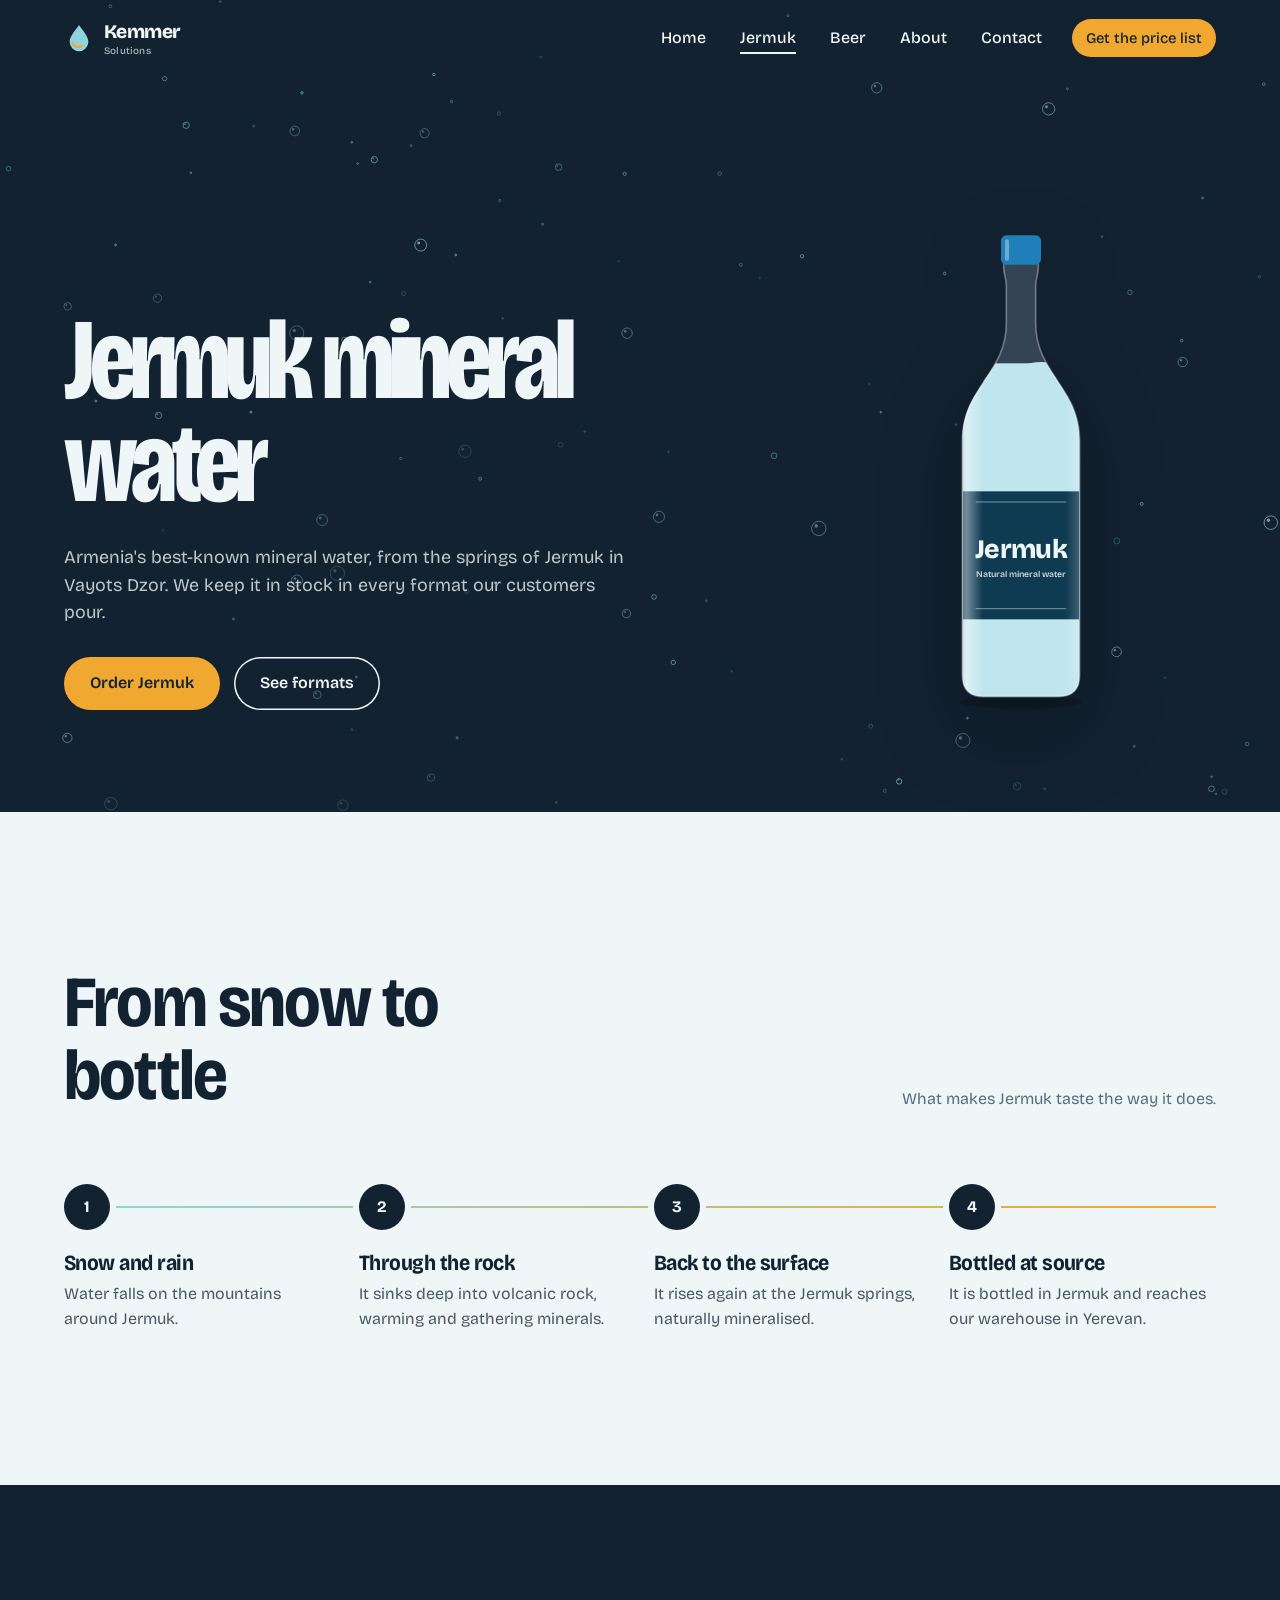
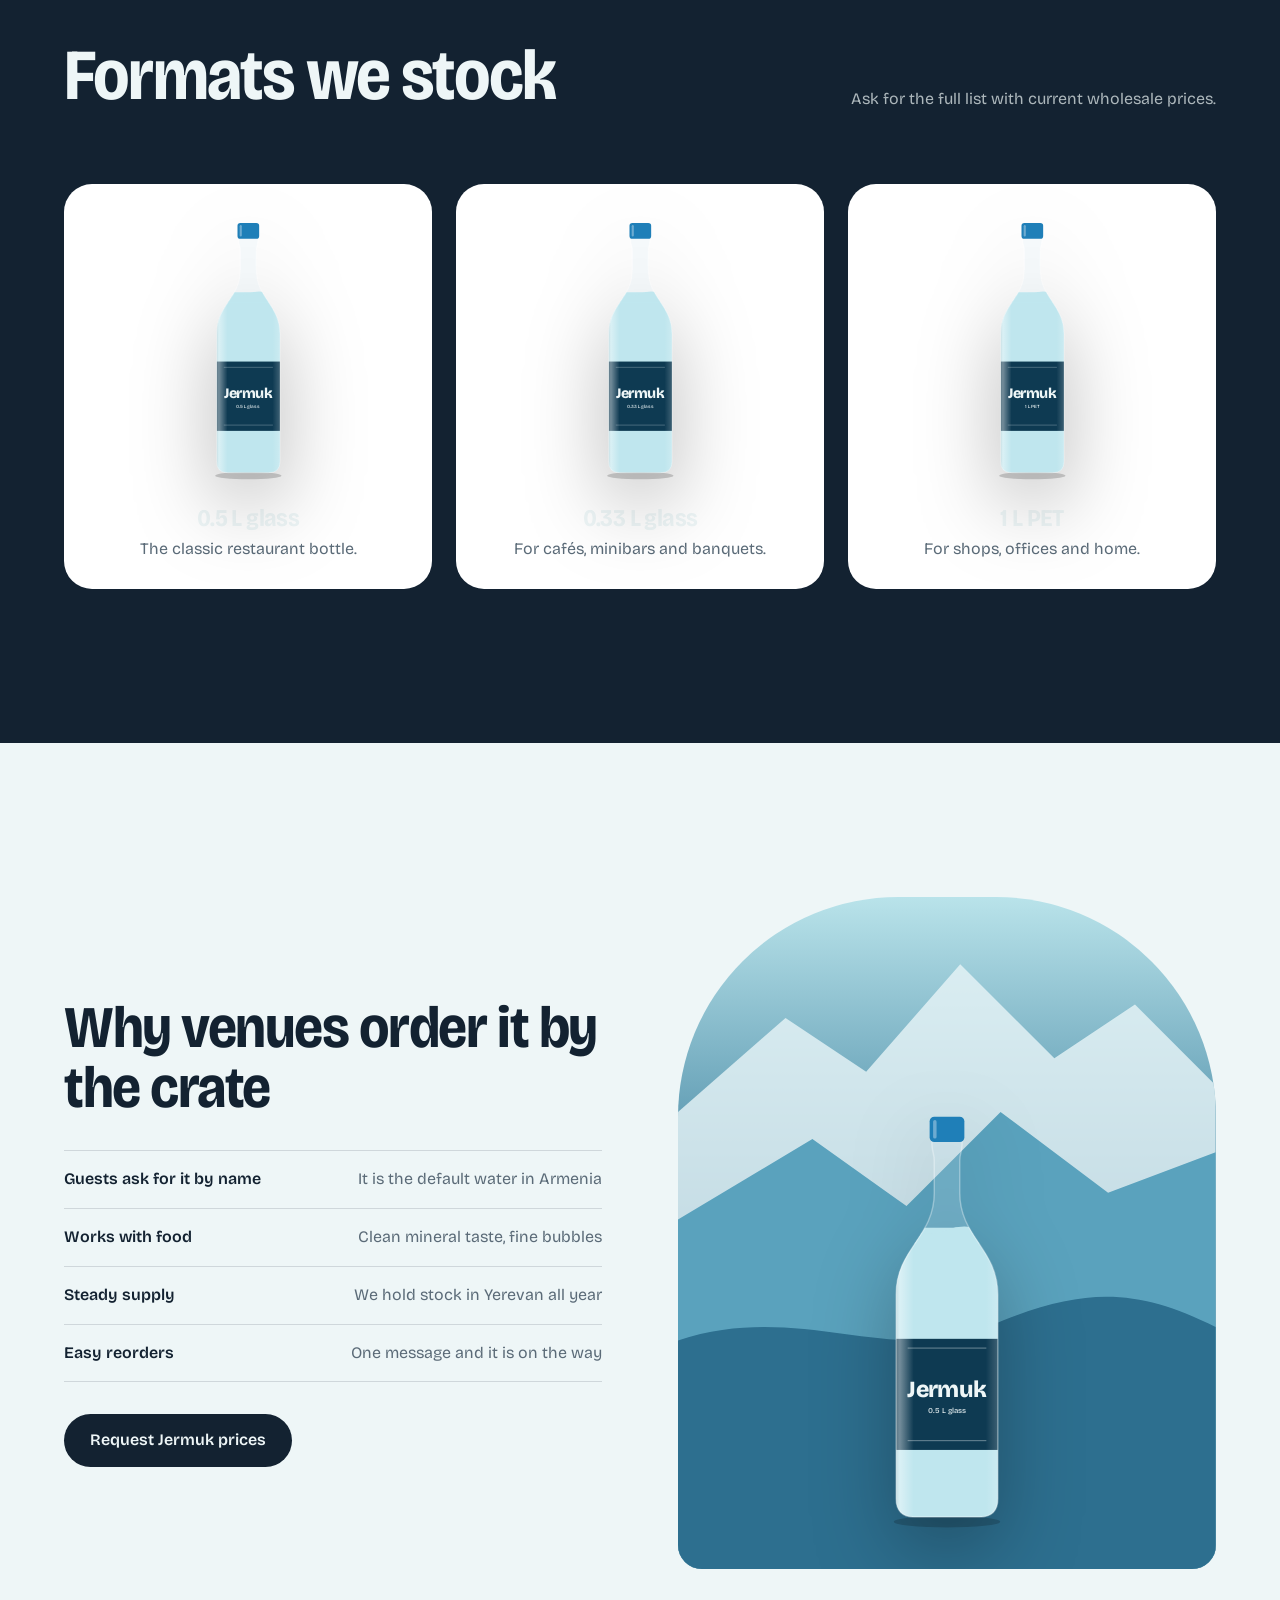
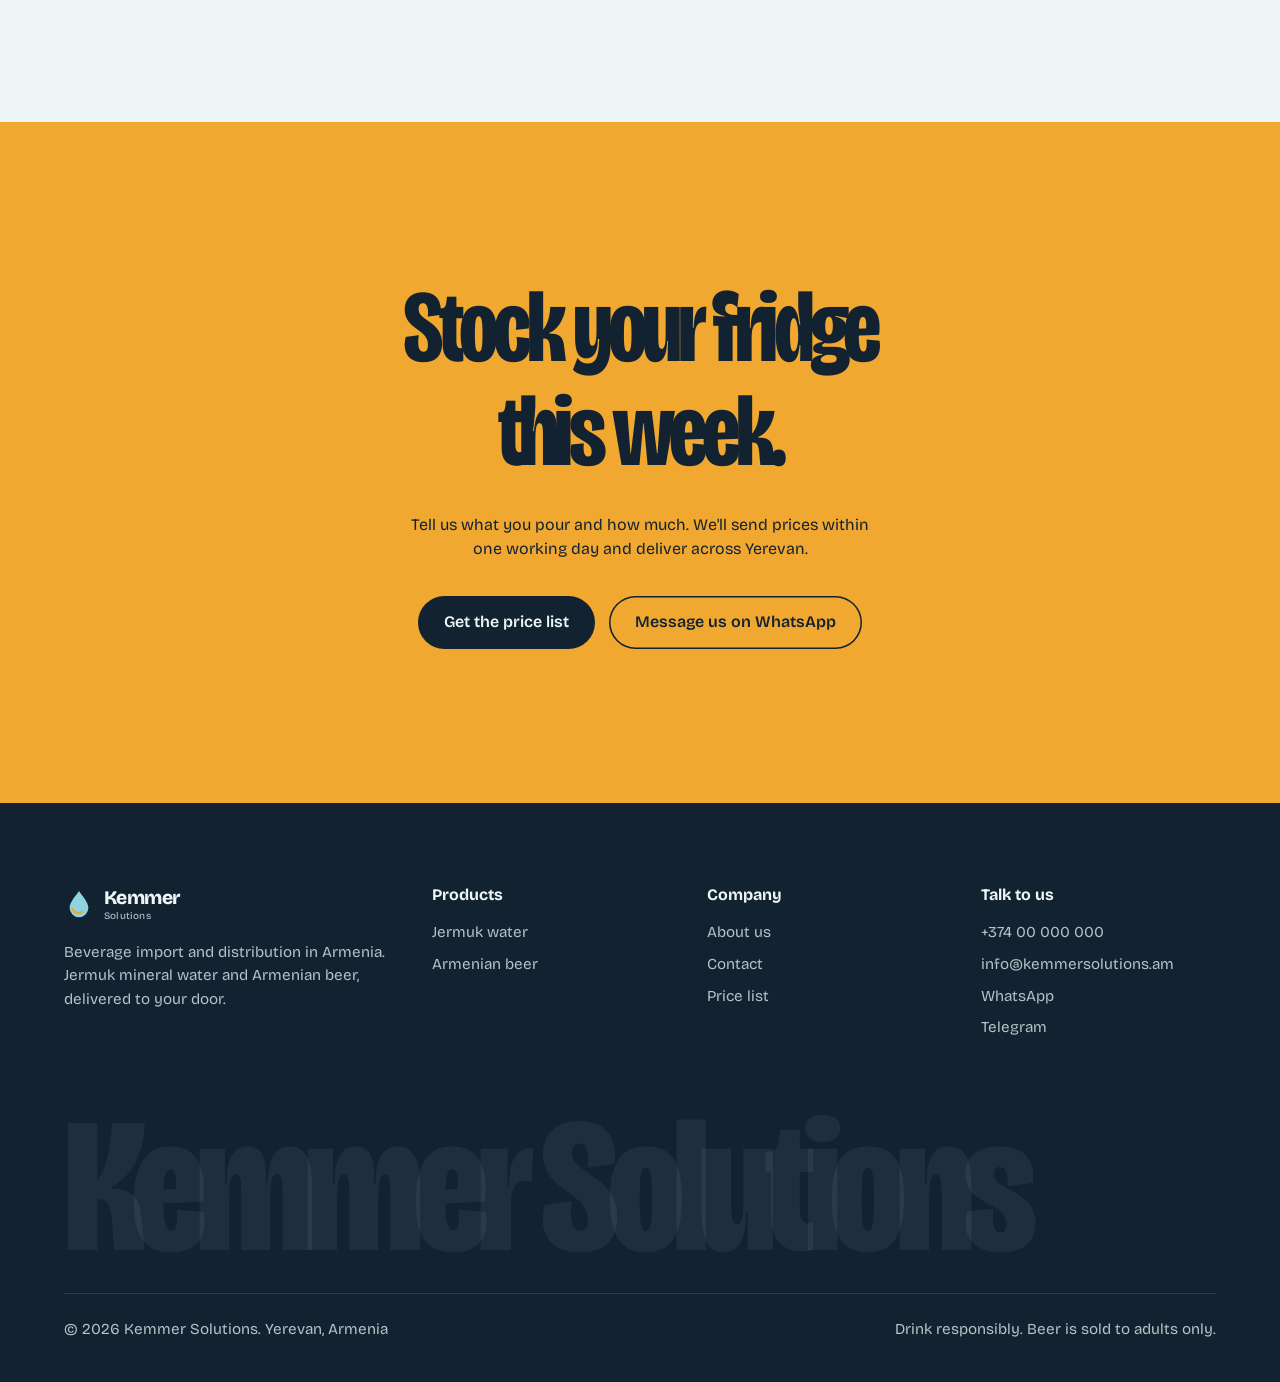
<file: jermuk.html>
<!doctype html>
<html lang="en">
<head>
<meta charset="utf-8">
<meta name="viewport" content="width=device-width, initial-scale=1, viewport-fit=cover">
<title>Jermuk mineral water | Kemmer Solutions</title>
<meta name="description" content="Wholesale Jermuk mineral water in glass and PET for restaurants, hotels and retail in Armenia, supplied by Kemmer Solutions.">
<meta name="theme-color" content="#132231">
<meta property="og:title" content="Jermuk mineral water | Kemmer Solutions">
<meta property="og:description" content="Wholesale Jermuk mineral water in glass and PET for restaurants, hotels and retail in Armenia, supplied by Kemmer Solutions.">
<meta property="og:type" content="website">
<link rel="icon" href="favicon.svg" type="image/svg+xml">
<link rel="preconnect" href="https://fonts.googleapis.com">
<link rel="preconnect" href="https://fonts.gstatic.com" crossorigin>
<link href="https://fonts.googleapis.com/css2?family=Bricolage+Grotesque:opsz,wdth,wght@12..96,75..100,300..800&display=swap" rel="stylesheet">
<link rel="stylesheet" href="assets/styles.css">
</head>
<body data-page="jermuk" class="">
<div class="curtain" aria-hidden="true"><span class="drop"></span></div>
<header class="site-header">
  <div class="wrap">
    <a class="logo" href="index.html" aria-label="Kemmer Solutions home"><svg viewBox="0 0 32 32" aria-hidden="true"><path d="M16 2c5 7 10 12.5 10 18a10 10 0 0 1-20 0C6 14.5 11 9 16 2z" fill="#8FD3DE"/><path d="M9 21c1.5 4 6 6 10 3.5" stroke="#F0A830" stroke-width="2.4" fill="none" stroke-linecap="round"/></svg><span>Kemmer<small>Solutions</small></span></a>
    <button class="menu-btn" aria-label="Open menu" aria-expanded="false" aria-controls="nav"><span></span><span></span></button>
    <nav class="nav" id="nav" aria-label="Main">
      <a href="index.html" data-nav="home">Home</a>
      <a href="jermuk.html" data-nav="jermuk">Jermuk</a>
      <a href="beer.html" data-nav="beer">Beer</a>
      <a href="about.html" data-nav="about">About</a>
      <a href="contact.html" data-nav="contact">Contact</a>
      <a class="btn btn-primary btn-sm" href="contact.html?topic=pricelist">Get the price list</a>
    </nav>
  </div>
</header>
<main id="main">

<section class="page-head">
  <canvas class="bubbles"></canvas>
  <div class="wrap head-grid">
    <div><h1>Jermuk mineral water</h1><p>Armenia's best-known mineral water, from the springs of Jermuk in Vayots Dzor. We keep it in stock in every format our customers pour.</p>
    <div style="display:flex;flex-wrap:wrap;gap:14px;margin-top:30px"><a class="btn btn-primary" href="contact.html?product=Jermuk">Order Jermuk</a><a class="btn btn-ghost" href="#formats">See formats</a></div></div>
    <div class="bottle" data-brand="jermuk"></div>
  </div>
</section>

<section class="section">
  <div class="wrap">
    <div class="section-head" data-reveal><h2>From snow to bottle</h2><p>What makes Jermuk taste the way it does.</p></div>
    <ol class="steps light">
      <li><h3>Snow and rain</h3><p>Water falls on the mountains around Jermuk.</p></li>
      <li><h3>Through the rock</h3><p>It sinks deep into volcanic rock, warming and gathering minerals.</p></li>
      <li><h3>Back to the surface</h3><p>It rises again at the Jermuk springs, naturally mineralised.</p></li>
      <li><h3>Bottled at source</h3><p>It is bottled in Jermuk and reaches our warehouse in Yerevan.</p></li>
    </ol>
  </div>
</section>

<section class="section dark" id="formats">
  <div class="wrap">
    <div class="section-head" data-reveal><h2>Formats we stock</h2><p>Ask for the full list with current wholesale prices.</p></div>
    <div class="formats">
      <article class="format" data-reveal><div class="bottle" data-brand="jermuk" data-sub="0.5 L glass"></div><h3>0.5 L glass</h3><p>The classic restaurant bottle.</p></article>
      <article class="format" data-reveal><div class="bottle" data-brand="jermuk" data-sub="0.33 L glass"></div><h3>0.33 L glass</h3><p>For cafés, minibars and banquets.</p></article>
      <article class="format" data-reveal><div class="bottle" data-brand="jermuk" data-sub="1 L PET"></div><h3>1 L PET</h3><p>For shops, offices and home.</p></article>
    </div>
  </div>
</section>

<section class="section">
  <div class="wrap spring">
    <div data-reveal>
      <h2>Why venues order it by the crate</h2>
      <ul class="facts">
        <li><b>Guests ask for it by name</b><span>It is the default water in Armenia</span></li>
        <li><b>Works with food</b><span>Clean mineral taste, fine bubbles</span></li>
        <li><b>Steady supply</b><span>We hold stock in Yerevan all year</span></li>
        <li><b>Easy reorders</b><span>One message and it is on the way</span></li>
      </ul>
      <a class="btn btn-dark" href="contact.html?product=Jermuk">Request Jermuk prices</a>
    </div>
    <div class="spring-art" data-reveal>
      <svg viewBox="0 0 400 500" preserveAspectRatio="xMidYMid slice" aria-hidden="true">
        <path fill="#e9f6f8" opacity=".8" d="M0,160 L80,90 L140,130 L210,50 L280,120 L340,80 L400,140 V500 H0Z"/>
        <path fill="#5aa2bd" d="M0,240 L100,180 L170,230 L240,160 L320,220 L400,190 V500 H0Z"/>
        <path fill="#2d6f8f" d="M0,330 C90,300 160,350 230,320 S340,290 400,320 V500 H0Z"/>
      </svg>
      <div class="bottle" data-brand="jermuk" data-sub="0.5 L glass"></div>
    </div>
  </div>
</section>
<section class="cta">
  <canvas class="bubbles" data-color="19,34,49" data-density=".6"></canvas>
  <h2>Stock your fridge this week.</h2>
  <p>Tell us what you pour and how much. We'll send prices within one working day and deliver across Yerevan.</p>
  <div class="actions"><a class="btn btn-primary" href="contact.html?topic=pricelist">Get the price list</a><a class="btn btn-ghost" data-href="whatsapp" href="#" target="_blank" rel="noopener">Message us on WhatsApp</a></div>
</section>
</main>
<footer class="site-footer">
  <div class="wrap">
    <div class="foot-grid">
      <div>
        <a class="logo" href="index.html"><svg viewBox="0 0 32 32" aria-hidden="true"><path d="M16 2c5 7 10 12.5 10 18a10 10 0 0 1-20 0C6 14.5 11 9 16 2z" fill="#8FD3DE"/><path d="M9 21c1.5 4 6 6 10 3.5" stroke="#F0A830" stroke-width="2.4" fill="none" stroke-linecap="round"/></svg><span>Kemmer<small>Solutions</small></span></a>
        <p>Beverage import and distribution in Armenia. Jermuk mineral water and Armenian beer, delivered to your door.</p>
      </div>
      <div><h4>Products</h4><ul><li><a href="jermuk.html">Jermuk water</a></li><li><a href="beer.html">Armenian beer</a></li></ul></div>
      <div><h4>Company</h4><ul><li><a href="about.html">About us</a></li><li><a href="contact.html">Contact</a></li><li><a href="contact.html?topic=pricelist">Price list</a></li></ul></div>
      <div><h4>Talk to us</h4><ul><li><a data-href="phone" data-config="phone" href="#"></a></li><li><a data-href="email" data-config="email" href="#"></a></li><li><a data-href="whatsapp" href="#" target="_blank" rel="noopener">WhatsApp</a></li><li><a data-href="telegram" href="#" target="_blank" rel="noopener">Telegram</a></li></ul></div>
    </div>
    <div class="foot-big" aria-hidden="true">Kemmer Solutions</div>
    <div class="foot-bottom"><span>&copy; <span data-year></span> Kemmer Solutions. <span data-config="address"></span></span><span>Drink responsibly. Beer is sold to adults only.</span></div>
  </div>
</footer>
<script src="assets/config.js"></script>
<script src="assets/data.js"></script>
<script src="assets/main.js"></script>
</body>
</html>
</file>
<file: assets/styles.css>
/* Kemmer Solutions — palette taken from Jermuk's gorge: basalt, spring water, snow, Yerevan tuff, beer amber */
:root{
  --basalt:#132231; --deep:#0E3A52; --spring:#8FD3DE; --snow:#EEF6F7; --tuff:#D9937E; --amber:#F0A830;
  --malt:#2A170A; --ink:#132231; --muted:#5B6B78; --line:rgba(19,34,49,.14);
  --font:"Bricolage Grotesque", "Segoe UI", system-ui, -apple-system, sans-serif;
  --ease:cubic-bezier(.2,.8,.2,1); --pad:clamp(20px,5vw,72px); --max:1280px;
}
*,*::before,*::after{box-sizing:border-box}
html{scroll-behavior:smooth;-webkit-text-size-adjust:100%;overflow-x:clip}
body{margin:0;font-family:var(--font);font-size:clamp(16px,1.05vw,18px);line-height:1.55;color:var(--ink);background:var(--snow);overflow-x:clip}
img{max-width:100%;display:block}
a{color:inherit}
h1,h2,h3{font-weight:700;line-height:1.02;letter-spacing:-.025em;margin:0;font-variation-settings:"wdth" 90}
p{margin:0 0 1em;max-width:62ch}
:focus-visible{outline:2px solid var(--amber);outline-offset:3px;border-radius:4px}
.wrap{max-width:var(--max);margin:0 auto;padding:0 var(--pad)}
.sr{position:absolute;width:1px;height:1px;overflow:hidden;clip:rect(0 0 0 0)}

/* ---------- curtain page transition ---------- */
.curtain{position:fixed;inset:0;z-index:100;background:var(--deep);pointer-events:none;transform:translateY(0);transition:transform .7s var(--ease)}
.curtain::after{content:"";position:absolute;left:0;right:0;bottom:-60px;height:60px;background:var(--deep);
  -webkit-mask:radial-gradient(40px 30px at 50% 0,#000 98%,transparent) 0 0/80px 60px repeat-x;mask:radial-gradient(40px 30px at 50% 0,#000 98%,transparent) 0 0/80px 60px repeat-x}
.curtain .drop{position:absolute;left:50%;top:50%;width:18px;height:18px;margin:-9px;border-radius:50% 50% 50% 0;transform:rotate(-45deg);background:var(--spring);animation:pulse 1s ease-in-out infinite}
body.is-loaded .curtain{transform:translateY(-110%)}
body.is-leaving .curtain{transform:translateY(0);transition-duration:.5s}
body.is-leaving .curtain::after{display:none}
@keyframes pulse{50%{opacity:.4;transform:rotate(-45deg) scale(.8)}}

/* ---------- header ---------- */
.site-header{position:fixed;top:0;left:0;right:0;z-index:50;padding-top:env(safe-area-inset-top,0px);transition:background .3s,box-shadow .3s,color .3s;color:var(--snow)}
.site-header .wrap{display:flex;align-items:center;gap:32px;height:76px}
.site-header.is-solid{background:rgba(238,246,247,.9);backdrop-filter:blur(14px);-webkit-backdrop-filter:blur(14px);color:var(--ink);box-shadow:0 1px 0 var(--line)}
body.light-top .site-header{color:var(--ink)}
.logo{display:flex;align-items:center;gap:10px;text-decoration:none;font-weight:800;font-size:1.2rem;letter-spacing:-.03em}
.logo svg{width:30px;height:30px}
.logo small{display:block;font-weight:500;font-size:.62rem;letter-spacing:.02em;opacity:.7;margin-top:-3px}
.nav{margin-left:auto;display:flex;align-items:center;gap:6px}
.nav a{text-decoration:none;font-weight:500;padding:8px 14px;border-radius:999px;position:relative}
.nav a:not(.btn)::after{content:"";position:absolute;left:14px;right:14px;bottom:4px;height:2px;background:currentColor;transform:scaleX(0);transform-origin:left;transition:transform .35s var(--ease)}
.nav a:not(.btn):hover::after,.nav a[aria-current="page"]::after{transform:scaleX(1)}
.nav .btn{margin-left:10px}
.menu-btn{display:none;margin-left:auto;background:none;border:0;color:inherit;width:44px;height:44px;cursor:pointer;position:relative;z-index:60}
.menu-btn span{position:absolute;left:10px;right:10px;height:2px;background:currentColor;transition:transform .35s var(--ease),opacity .2s}
.menu-btn span:nth-child(1){top:16px}.menu-btn span:nth-child(2){top:26px}
body.nav-open .menu-btn span:nth-child(1){transform:translateY(5px) rotate(45deg)}
body.nav-open .menu-btn span:nth-child(2){transform:translateY(-5px) rotate(-45deg)}

/* ---------- buttons ---------- */
.btn{display:inline-flex;align-items:center;justify-content:center;gap:10px;font:inherit;font-weight:600;text-decoration:none;cursor:pointer;
  border:0;border-radius:999px;padding:14px 26px;position:relative;overflow:hidden;isolation:isolate;transition:transform .3s var(--ease),color .3s}
.btn::before{content:"";position:absolute;inset:0;z-index:-1;border-radius:inherit;transform:translateY(101%);transition:transform .45s var(--ease)}
.btn:hover::before{transform:none}
.btn:active{transform:scale(.97)}
.btn-primary{background:var(--amber);color:var(--basalt)}
.btn-primary::before{background:var(--snow)}
.btn-ghost{background:transparent;color:inherit;box-shadow:inset 0 0 0 1.5px currentColor}
.btn-ghost::before{background:currentColor}
.btn-ghost:hover{color:var(--basalt)}
.on-light .btn-ghost:hover,.btn-ghost.dark:hover{color:var(--snow)}
.btn-dark{background:var(--basalt);color:var(--snow)}
.btn-dark::before{background:var(--deep)}
.btn-sm{padding:10px 18px;font-size:.92rem}

/* ---------- hero ---------- */
.hero{position:relative;min-height:100vh;min-height:100svh;background:radial-gradient(120% 90% at 75% 30%,#1c5373 0%,var(--deep) 38%,var(--basalt) 100%);color:var(--snow);overflow:hidden;display:flex;align-items:center}
.hero canvas.bubbles{position:absolute;inset:0;width:100%;height:100%;z-index:1}
.ridges{position:absolute;left:0;right:0;bottom:0;width:100%;height:46%;z-index:2;pointer-events:none}
.ridges path{will-change:transform}
.hero-inner{position:relative;z-index:3;display:grid;grid-template-columns:1.25fr .9fr;align-items:center;gap:40px;width:100%;max-width:var(--max);margin:0 auto;padding:120px var(--pad) 80px}
.hero-title{font-size:clamp(2.8rem,7.2vw,7.2rem);font-variation-settings:"wdth" 80;letter-spacing:-.045em;line-height:.9;margin-bottom:28px}
.hero-title .line{display:block;overflow:hidden;padding-bottom:.06em}
.hero-title .line>span{display:inline-block;transform:translateY(110%);transition:transform 1.1s var(--ease)}
body.is-loaded .hero-title .line>span{transform:none}
body.is-loaded .hero-title .line:nth-child(2)>span{transition-delay:.12s}
body.is-loaded .hero-title .line:nth-child(3)>span{transition-delay:.24s}
.hero-lede{font-size:clamp(1.05rem,1.4vw,1.3rem);color:rgba(238,246,247,.82);max-width:44ch;opacity:0;transform:translateY(16px);transition:1s var(--ease) .5s}
.hero .actions{display:flex;flex-wrap:wrap;gap:14px;margin-top:30px;opacity:0;transform:translateY(16px);transition:1s var(--ease) .65s}
body.is-loaded .hero-lede,body.is-loaded .hero .actions{opacity:1;transform:none}
.hero-bottle{position:relative;display:flex;justify-content:center;align-items:flex-end;height:min(74vh,680px)}
.hero-bottle .bottle{height:100%;animation:float 6s ease-in-out infinite}
.halo{position:absolute;left:50%;top:50%;width:min(44vw,520px);aspect-ratio:1;transform:translate(-50%,-50%);border-radius:50%;
  background:radial-gradient(circle,rgba(143,211,222,.35),rgba(143,211,222,0) 65%);z-index:-1;animation:breathe 5s ease-in-out infinite}
.halo::before,.halo::after{content:"";position:absolute;inset:8%;border-radius:50%;border:1px solid rgba(143,211,222,.25);animation:ring 5s linear infinite}
.halo::after{animation-delay:2.5s}
@keyframes float{50%{transform:translateY(-14px) rotate(1.5deg)}}
@keyframes breathe{50%{transform:translate(-50%,-50%) scale(1.08)}}
@keyframes ring{from{transform:scale(.6);opacity:1}to{transform:scale(1.35);opacity:0}}
.scroll-cue{position:absolute;left:var(--pad);bottom:28px;z-index:3;display:flex;align-items:center;gap:12px;font-size:.85rem;color:rgba(238,246,247,.7);text-decoration:none}
.scroll-cue i{width:22px;height:36px;border:1.5px solid currentColor;border-radius:12px;position:relative}
.scroll-cue i::after{content:"";position:absolute;left:50%;top:7px;width:4px;height:4px;margin-left:-2px;border-radius:50%;background:currentColor;animation:cue 1.8s ease-in-out infinite}
@keyframes cue{70%{transform:translateY(14px);opacity:0}100%{opacity:0}}

/* ---------- bottles ---------- */
.bottle{position:relative;aspect-ratio:120/360;height:320px;display:block}
.bottle svg{width:100%;height:100%;overflow:visible;filter:drop-shadow(0 30px 40px rgba(0,0,0,.28))}
.bottle img.photo{position:absolute;inset:0;width:100%;height:100%;object-fit:contain}
.bottle text{font-family:var(--font)}
.b-liquid{transform:translateY(240px);transition:transform 2s var(--ease)}
.bottle.is-in .b-liquid{transform:none}
.b-wave{animation:wave 2.4s linear infinite}
@keyframes wave{to{transform:translateX(-60px)}}
.b-bub{animation:bub 3s linear infinite;opacity:0}
@keyframes bub{0%{transform:translateY(0);opacity:0}15%{opacity:.9}100%{transform:translateY(-150px);opacity:0}}

/* ---------- marquee ---------- */
.marquee{background:var(--amber);color:var(--basalt);overflow:hidden;padding:22px 0;transform:rotate(-1.5deg);margin:-26px -10px 0;position:relative;z-index:5}
.marquee-track{display:flex;width:max-content;animation:marq 40s linear infinite}
.marquee:hover .marquee-track{animation-play-state:paused}
.marquee span{font-size:clamp(1.6rem,3.4vw,2.8rem);font-weight:800;letter-spacing:-.03em;padding:0 .6em;white-space:nowrap;font-variation-settings:"wdth" 75}
.marquee span:nth-child(even){color:transparent;-webkit-text-stroke:1.5px var(--basalt)}
@keyframes marq{to{transform:translateX(-50%)}}

/* ---------- sections ---------- */
.section{padding:clamp(80px,12vw,160px) 0}
.section-head{display:flex;justify-content:space-between;align-items:flex-end;gap:32px;margin-bottom:clamp(40px,6vw,72px);flex-wrap:wrap}
.section-head h2{font-size:clamp(2.4rem,5.6vw,5rem);max-width:14ch}
.section-head p{color:var(--muted);max-width:40ch;margin:0}
.dark{background:var(--basalt);color:var(--snow)}
.dark .section-head p{color:rgba(238,246,247,.7)}

/* spring teaser */
.spring{display:grid;grid-template-columns:1fr 1fr;gap:clamp(40px,6vw,96px);align-items:center}
.spring-art{position:relative;aspect-ratio:4/5;border-radius:220px 220px 24px 24px;overflow:hidden;background:linear-gradient(180deg,#b9e3ea,#2d7394 55%,var(--deep))}
.spring-art svg{position:absolute;inset:0;width:100%;height:100%}
.spring-art .bottle{position:absolute;left:50%;bottom:6%;height:62%;transform:translateX(-50%)}
.spring h2{font-size:clamp(2.2rem,4.6vw,4.2rem);margin-bottom:24px}
.facts{list-style:none;padding:0;margin:32px 0;border-top:1px solid var(--line)}
.facts li{display:flex;justify-content:space-between;gap:20px;padding:16px 0;border-bottom:1px solid var(--line)}
.facts b{font-weight:600}
.facts span{color:var(--muted);text-align:right}
.dark .facts,.dark .facts li{border-color:rgba(238,246,247,.16)}
.dark .facts span{color:rgba(238,246,247,.7)}

/* beer split */
.split{display:grid;grid-template-columns:1fr 1fr;min-height:92vh}
.panel{position:relative;overflow:hidden;display:flex;flex-direction:column;justify-content:space-between;padding:clamp(32px,5vw,72px);text-decoration:none;color:var(--snow);isolation:isolate}
.panel.de{background:var(--malt)}
.split.single{grid-template-columns:1fr;min-height:0}
.split.single .panel{min-height:88vh}
.panel.am{background:#5E2A26}
.panel::before{content:"";position:absolute;inset:0;z-index:-1;background:radial-gradient(80% 60% at 50% 100%,rgba(240,168,48,.45),transparent 70%);transition:opacity .6s;opacity:.6}
.panel.am::before{background:radial-gradient(80% 60% at 50% 100%,rgba(217,147,126,.55),transparent 70%)}
.panel:hover::before{opacity:1}
.panel h3{font-size:clamp(2.6rem,6vw,5.6rem);font-variation-settings:"wdth" 75;letter-spacing:-.04em}
.panel p{color:rgba(238,246,247,.75);margin:14px 0 0;max-width:34ch}
.shelf{display:flex;justify-content:center;align-items:flex-end;gap:clamp(4px,1vw,14px);margin:40px 0 24px;height:clamp(220px,34vw,380px)}
.shelf .bottle{height:100%;transition:transform .6s var(--ease)}
.shelf .bottle:nth-child(odd){height:88%}
.panel:hover .shelf .bottle{transform:translateY(-12px)}
.panel:hover .shelf .bottle:nth-child(2){transform:translateY(-22px) rotate(-3deg)}
.panel:hover .shelf .bottle:nth-child(3){transform:translateY(-8px) rotate(3deg)}
.panel .go{display:inline-flex;align-items:center;gap:12px;font-weight:600}
.panel .go i{width:44px;height:44px;border-radius:50%;background:var(--snow);color:var(--basalt);display:grid;place-items:center;font-style:normal;transition:transform .4s var(--ease)}
.panel:hover .go i{transform:rotate(-45deg)}
.foam{position:absolute;left:0;right:0;top:0;height:40px;z-index:-1;opacity:.12}

/* who we supply */
.supply{display:grid;grid-template-columns:repeat(3,1fr);gap:0;border-top:1px solid var(--line)}
.supply article{padding:36px 32px 36px 0;border-right:1px solid var(--line)}
.supply article+article{padding-left:32px}
.supply article:last-child{border-right:0}
.supply h3{font-size:1.6rem;margin:18px 0 10px}
.supply p{color:var(--muted);margin:0}
.supply svg{width:44px;height:44px;color:var(--deep)}

/* steps (real sequence) */
.steps{list-style:none;padding:0;margin:0;display:grid;grid-template-columns:repeat(4,1fr);gap:28px;counter-reset:s;position:relative}
.steps::before{content:"";position:absolute;top:22px;left:0;right:0;height:2px;background:linear-gradient(90deg,var(--spring),var(--amber));transform:scaleX(0);transform-origin:left;transition:transform 1.6s var(--ease)}
.steps.is-in::before{transform:none}
.steps li{counter-increment:s;position:relative;padding-top:68px}
.steps li::before{content:counter(s);position:absolute;top:0;left:0;width:46px;height:46px;border-radius:50%;display:grid;place-items:center;font-weight:700;background:var(--snow);color:var(--basalt);box-shadow:0 0 0 6px var(--basalt)}
.steps.light li::before{background:var(--basalt);color:var(--snow);box-shadow:0 0 0 6px var(--snow)}
.steps h3{font-size:1.35rem;margin-bottom:8px}
.steps p{margin:0;opacity:.75}

/* CTA band */
.cta{position:relative;overflow:hidden;background:var(--amber);color:var(--basalt);text-align:center;padding:clamp(90px,12vw,170px) var(--pad)}
.cta h2{font-size:clamp(2.8rem,8vw,7.4rem);font-variation-settings:"wdth" 75;letter-spacing:-.045em;max-width:12ch;margin:0 auto 28px}
.cta p{margin:0 auto 34px;max-width:46ch}
.cta .actions{display:flex;flex-wrap:wrap;justify-content:center;gap:14px}
.cta .btn-primary{background:var(--basalt);color:var(--snow)}
.cta .btn-primary::before{background:var(--deep)}
.cta canvas{position:absolute;inset:0;width:100%;height:100%;z-index:0;pointer-events:none}
.cta>*:not(canvas){position:relative;z-index:1}

/* page header (inner pages) */
.page-head{position:relative;padding:clamp(150px,20vw,230px) 0 clamp(60px,8vw,110px);background:var(--basalt);color:var(--snow);overflow:hidden}
.page-head h1{font-size:clamp(3rem,9vw,8.4rem);font-variation-settings:"wdth" 78;letter-spacing:-.045em;line-height:.9;max-width:12ch}
.page-head p{font-size:clamp(1.05rem,1.4vw,1.25rem);color:rgba(238,246,247,.78);margin-top:28px;max-width:48ch}
.page-head canvas{position:absolute;inset:0;width:100%;height:100%;pointer-events:none}
.page-head .wrap{position:relative;z-index:1}
.page-head.malt{background:var(--malt)}
.page-head .head-grid{display:grid;grid-template-columns:1.3fr .7fr;align-items:end;gap:40px}
.page-head .head-grid .bottle{height:min(56vh,480px);justify-self:center;animation:float 6s ease-in-out infinite}

/* formats */
.formats{display:grid;grid-template-columns:repeat(3,1fr);gap:24px}
.format{background:#fff;border-radius:28px;padding:36px 28px 28px;display:flex;flex-direction:column;align-items:center;text-align:center;box-shadow:0 1px 0 var(--line)}
.format .bottle{height:260px;margin-bottom:26px;transition:transform .5s var(--ease)}
.format:hover .bottle{transform:translateY(-10px) rotate(-2deg)}
.format h3{font-size:1.5rem;margin-bottom:6px}
.format p{color:var(--muted);margin:0}

/* beer catalogue */
.filters{display:flex;flex-wrap:wrap;gap:10px;margin-bottom:48px}
.filter{font:inherit;font-weight:600;cursor:pointer;border:1.5px solid var(--line);background:transparent;color:var(--ink);border-radius:999px;padding:10px 20px;transition:background .3s,color .3s,border-color .3s}
.filter[aria-pressed="true"]{background:var(--basalt);color:var(--snow);border-color:var(--basalt)}
.filter:hover{border-color:var(--basalt)}
.beer-grid{display:grid;grid-template-columns:repeat(auto-fill,minmax(240px,1fr));gap:22px}
.beer-card{font:inherit;color:inherit;text-align:left;cursor:pointer;border:0;padding:0;background:#fff;border-radius:28px;overflow:hidden;display:flex;flex-direction:column;
  transition:transform .5s var(--ease),box-shadow .5s,opacity .4s;transform:perspective(900px) rotateX(var(--rx,0)) rotateY(var(--ry,0))}
.beer-card:hover{box-shadow:0 30px 60px -30px rgba(42,23,10,.45)}
.beer-card.is-hidden{display:none}
.beer-card.pop{animation:pop .6s var(--ease)}
@keyframes pop{from{opacity:0;transform:translateY(24px) scale(.96)}}
.beer-art{height:300px;display:flex;justify-content:center;align-items:flex-end;padding-top:24px;background:radial-gradient(70% 60% at 50% 95%,var(--glow,rgba(240,168,48,.35)),transparent 70%),#F6F1E8}
.beer-art .bottle{height:260px;transition:transform .6s var(--ease)}
.beer-card:hover .beer-art .bottle{transform:translateY(-12px) rotate(-3deg)}
.beer-meta{padding:20px 22px 24px;display:flex;justify-content:space-between;align-items:flex-end;gap:12px}
.beer-meta h3{font-size:1.4rem;margin-bottom:4px}
.beer-meta p{margin:0;color:var(--muted);font-size:.92rem;line-height:1.4}
.beer-meta .flag{flex:none;font-size:.78rem;font-weight:600;padding:5px 10px;border-radius:999px;background:var(--snow)}

/* modal */
dialog.modal{border:0;padding:0;border-radius:32px;width:min(920px,calc(100% - 32px));max-height:calc(100% - 32px);background:var(--snow);color:var(--ink);overflow:auto}
dialog.modal::backdrop{background:rgba(19,34,49,.6);backdrop-filter:blur(6px);-webkit-backdrop-filter:blur(6px)}
dialog.modal[open]{animation:modalIn .5s var(--ease)}
@keyframes modalIn{from{opacity:0;transform:translateY(30px) scale(.97)}}
.modal-grid{display:grid;grid-template-columns:.9fr 1.1fr}
.modal-art{background:var(--malt);display:flex;align-items:center;justify-content:center;padding:40px;min-height:420px}
.modal-art .bottle{height:360px}
.modal-body{padding:44px 40px}
.modal-body h2{font-size:clamp(2.2rem,4vw,3.4rem);margin-bottom:10px}
.modal-body .facts{margin:24px 0 30px}
.modal-close{position:absolute;top:16px;right:16px;width:44px;height:44px;border-radius:50%;border:0;background:var(--snow);color:var(--basalt);font-size:1.4rem;cursor:pointer;z-index:2;transition:transform .3s var(--ease)}
.modal-close:hover{transform:rotate(90deg)}

/* about */
.about-grid{display:grid;grid-template-columns:.8fr 1.2fr;gap:clamp(40px,7vw,120px)}
.about-grid h2{font-size:clamp(2.2rem,4.4vw,3.8rem);position:sticky;top:110px}
.about-grid .body p{font-size:1.15rem;line-height:1.65}
.values{display:grid;grid-template-columns:repeat(3,1fr);gap:24px}
.value{border-top:2px solid var(--amber);padding-top:22px}
.value h3{font-size:1.5rem;margin-bottom:10px}
.value p{opacity:.78;margin:0}

/* contact */
.contact-grid{display:grid;grid-template-columns:1.3fr .7fr;gap:clamp(32px,6vw,90px);align-items:start}
.form{display:grid;grid-template-columns:1fr 1fr;gap:18px}
.field{display:flex;flex-direction:column;gap:8px}
.field.full{grid-column:1/-1}
.field label,.field legend{font-weight:600;font-size:.95rem}
.field input,.field select,.field textarea{font:inherit;color:var(--ink);background:#fff;border:1.5px solid var(--line);border-radius:16px;padding:14px 16px;transition:border-color .3s,box-shadow .3s;width:100%}
.field textarea{min-height:150px;resize:vertical}
.field input:focus,.field select:focus,.field textarea:focus{outline:0;border-color:var(--deep);box-shadow:0 0 0 4px rgba(14,58,82,.12)}
.field .err{color:#B3261E;font-size:.88rem;min-height:1.2em}
.field.invalid input,.field.invalid textarea{border-color:#B3261E}
fieldset.field{border:0;padding:0;margin:0}
.chips{display:flex;flex-wrap:wrap;gap:10px}
.chip{position:relative}
.chip input{position:absolute;opacity:0;inset:0;cursor:pointer}
.chip span{display:inline-block;padding:10px 18px;border-radius:999px;border:1.5px solid var(--line);background:#fff;font-weight:500;transition:.3s}
.chip input:checked+span{background:var(--deep);border-color:var(--deep);color:var(--snow)}
.chip input:focus-visible+span{outline:2px solid var(--amber);outline-offset:3px}
.form-actions{grid-column:1/-1;display:flex;flex-wrap:wrap;gap:12px;align-items:center;margin-top:6px}
.form-note{color:var(--muted);font-size:.9rem;margin:0}
.sent{display:none;grid-column:1/-1;background:#fff;border-radius:24px;padding:28px;border-left:4px solid var(--spring)}
.form.is-sent .sent{display:block;animation:pop .6s var(--ease)}
.info-card{background:var(--basalt);color:var(--snow);border-radius:32px;padding:36px;position:sticky;top:110px}
.info-card h2{font-size:1.9rem;margin-bottom:20px}
.info-card a{text-decoration:none}
.info-card .facts{margin:0 0 26px}
.info-card .quick{display:grid;gap:10px}
.info-card .quick .btn{width:100%}

/* footer */
.site-footer{background:var(--basalt);color:rgba(238,246,247,.75);padding:80px 0 calc(40px + env(safe-area-inset-bottom,0px));font-size:.95rem}
.foot-grid{display:grid;grid-template-columns:1.4fr 1fr 1fr 1fr;gap:40px}
.site-footer .logo{color:var(--snow);margin-bottom:16px}
.site-footer h4{color:var(--snow);margin:0 0 14px;font-size:1rem}
.site-footer ul{list-style:none;padding:0;margin:0;display:grid;gap:8px}
.site-footer a{text-decoration:none}
.site-footer a:hover{color:var(--spring)}
.foot-big{font-size:clamp(3.6rem,15vw,15rem);font-weight:800;letter-spacing:-.06em;line-height:.8;color:rgba(238,246,247,.06);margin:70px 0 30px;font-variation-settings:"wdth" 75;white-space:nowrap;overflow:hidden}
.foot-bottom{display:flex;justify-content:space-between;flex-wrap:wrap;gap:12px;border-top:1px solid rgba(238,246,247,.12);padding-top:24px}

/* reveal */
[data-reveal]{opacity:0;transform:translateY(40px);transition:opacity 1s var(--ease),transform 1s var(--ease)}
[data-reveal].is-in{opacity:1;transform:none}

/* 404 */
.nf{min-height:100vh;display:grid;place-items:center;text-align:center;background:var(--deep);color:var(--snow);padding:var(--pad)}
.nf h1{font-size:clamp(5rem,20vw,14rem);letter-spacing:-.06em}

/* ---------- responsive ---------- */
@media (max-width:980px){
  .nav{position:fixed;inset:0;z-index:55;background:var(--deep);color:var(--snow);flex-direction:column;align-items:flex-start;justify-content:center;gap:4px;padding:0 var(--pad);
    clip-path:circle(0 at calc(100% - 44px) 38px);transition:clip-path .7s var(--ease);visibility:hidden}
  body.nav-open .nav{clip-path:circle(150% at calc(100% - 44px) 38px);visibility:visible}
  .nav a:not(.btn){font-size:clamp(2.2rem,9vw,3.4rem);font-weight:700;padding:6px 0;letter-spacing:-.03em}
  .nav a:not(.btn)::after{left:0;right:0}
  .nav .btn{margin:24px 0 0}
  body.nav-open .site-header{color:var(--snow)}
  .menu-btn{display:block}
  .hero-inner{grid-template-columns:1fr;padding-top:110px;gap:10px}
  .hero-bottle{height:38vh;order:-1}
  .spring,.split,.about-grid,.contact-grid,.modal-grid,.page-head .head-grid{grid-template-columns:1fr}
  .page-head .head-grid .bottle{display:none}
  .split{min-height:0}
  .supply,.values,.formats{grid-template-columns:1fr}
  .supply article,.supply article+article{padding:30px 0;border-right:0;border-bottom:1px solid var(--line)}
  .steps{grid-template-columns:1fr 1fr;row-gap:40px}
  .steps::before{display:none}
  .foot-grid{grid-template-columns:1fr 1fr}
  .about-grid h2,.info-card{position:static}
  .modal-art{min-height:300px}.modal-art .bottle{height:260px}
  .modal-body{padding:32px 24px}
}
@media (max-width:560px){
  .form{grid-template-columns:1fr}
  .steps{grid-template-columns:1fr}
  .foot-grid{grid-template-columns:1fr}
  .beer-grid{grid-template-columns:1fr 1fr;gap:12px}
  .beer-art{height:210px}.beer-art .bottle{height:180px}
  .beer-meta{flex-direction:column;align-items:flex-start;padding:14px 14px 18px}
  .beer-meta h3{font-size:1.1rem}
  .facts li{flex-direction:column;gap:2px}.facts span{text-align:left}
}
@media (prefers-reduced-motion:reduce){
  *,*::before,*::after{animation:none!important;transition-duration:.01ms!important;scroll-behavior:auto!important}
  [data-reveal],.hero-title .line>span,.hero-lede,.hero .actions{opacity:1;transform:none}
  .b-liquid{transform:none}
}
</file>
